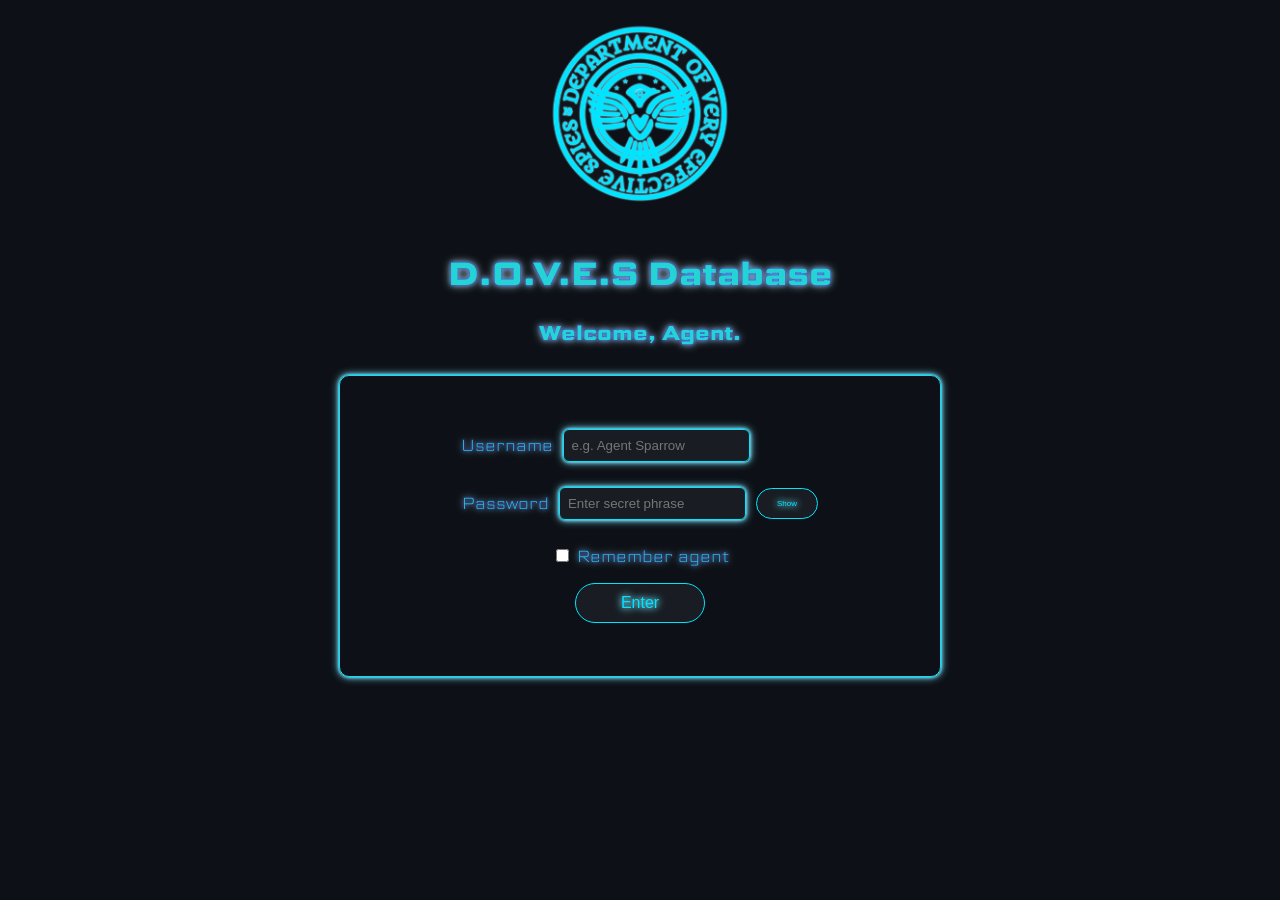
<file: SourceCode/frontend/index.html>
<!doctype html>
<html lang="en">
  <head>
    <meta charset="utf-8">
    <meta name="viewport" content="width=device-width, initial-scale=1">
    <link rel="stylesheet" href="css/style.css">
    <link href="link rel="preconnect href="https://fonts.googleapis.com">
    <link rel="preconnect" href="https://fonts.gstatic.com" crossorigin>
    <link href="https://fonts.googleapis.com/css2?family=Science+Gothic:wght@100..900&display=swap" rel="stylesheet">
    <title>Spy Database — Agent Login</title>
    <meta name="description" content="Agent login page for the Spy Database — kid-friendly, accessible login for classroom activity.">
  </head>

    <body>
      <div id= "welcome">
            <img src = "images/DOVE LOGO.png" alt = "The D.O.V.E.S logo" class = "logo">
            <h1>D.O.V.E.S Database</h1>
            <h2>Welcome, Agent.</h2>
        </div>

        <form id="loginForm" action="/login" method="POST" novalidate>
          <div id= "login">
            <div class="formRow">
              <label for="username">Username</label>
              <input id="username" name="username" type="text" inputmode="text" autocomplete="username" placeholder="e.g. Agent Sparrow" required minlength="3" aria-describedby="codenameHelp">
              <span class="placeholder"></span>
            </div>
            <div class ="formRow">
              <label for="password">Password</label>
              <input id="password" name="password" type="password" autocomplete="current-password" placeholder="Enter secret phrase" required minlength="6" class="grow" aria-describedby="secretHelp">
              <button type="button" id="showPassword" aria-pressed="false" aria-label="Show or hide secret">Show</button>
            </div>
          

            <div class="meta">
              <label class="remember"><input id="remember" name="remember" type="checkbox"> Remember agent</label>
              <div class="error" id="errorMsg" role="status" aria-live="polite"></div>
            </div>

            <div class="button-row">
              <button type="submit" class="btn">Enter</button>
            </div>
          </div>
        </form>
      <script src="js/loginScript.js"></script>
  </body>
</html>
</file>
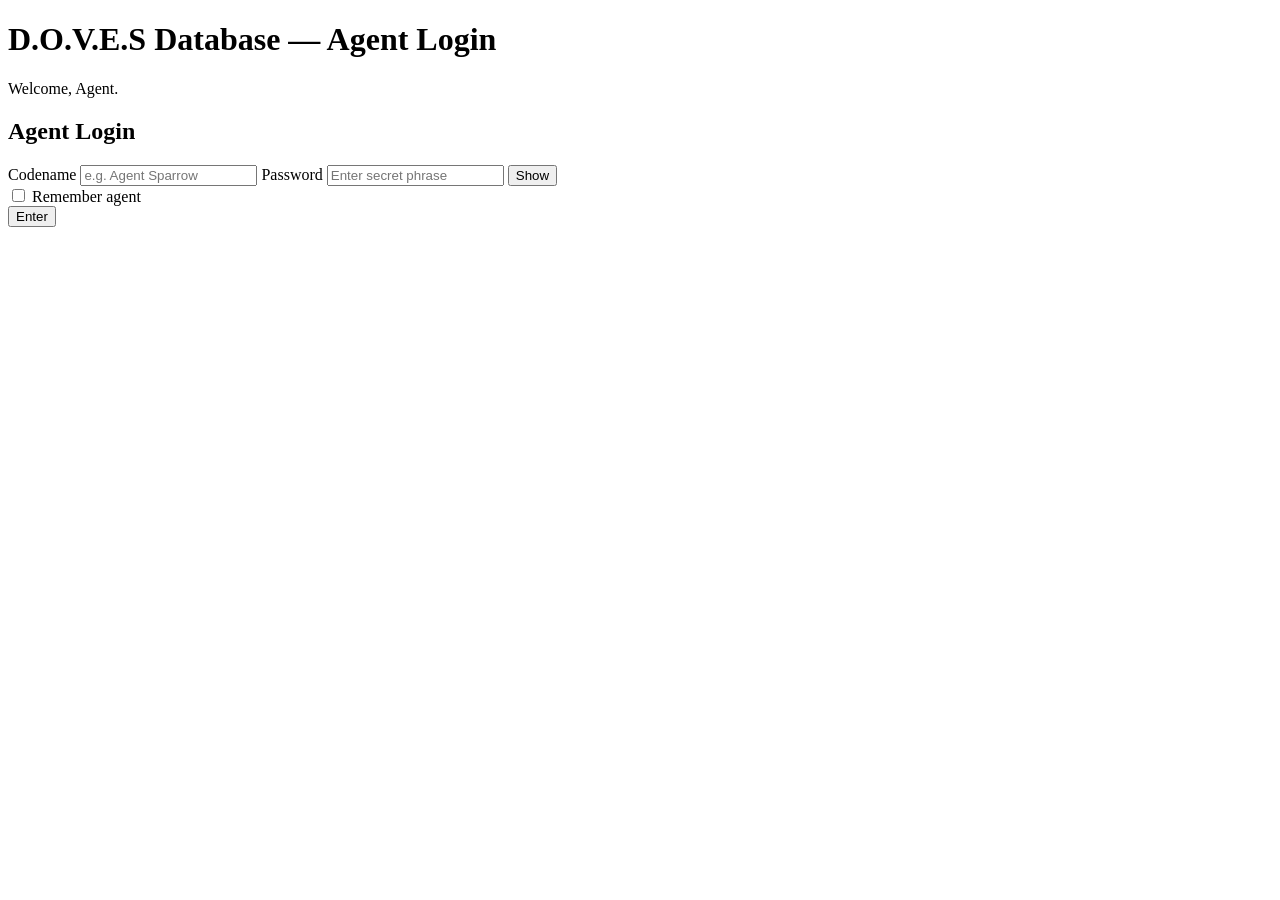
<file: HTML/Login Page.html>
<!doctype html>
<html lang="en">
  <head>
    <meta charset="utf-8">
    <meta name="viewport" content="width=device-width, initial-scale=1">
    <title>Spy Database — Agent Login</title>
    <meta name="description" content="Agent login page for the Spy Database — kid-friendly, accessible login for classroom activity.">
  </head>
    <body>
        <div id= "welcome">
            <h1 id="agent login">D.O.V.E.S Database — Agent Login</h1>
            <p class="lead">Welcome, Agent.</p>
        </div>

      <aside class="panel-right" aria-labelledby="login-title">
        <h2 id="login-title">Agent Login</h2>
        <form id="loginForm" action="/login" method="POST" novalidate>
          <div id= "login">
            <label for="codename">Codename</label>
            <input id="codename" name="codename" type="text" inputmode="text" autocomplete="username" placeholder="e.g. Agent Sparrow" required minlength="3" aria-describedby="codenameHelp">
            <label for="secret">Password</label>
              <input id="secret" name="password" type="password" autocomplete="current-password" placeholder="Enter secret phrase" required minlength="6" class="grow" aria-describedby="secretHelp">
              <button type="button" id="togglePass" class="btn secondary" aria-pressed="false" aria-label="Show or hide secret">Show</button>
            </div>
          </div>
          <div class="meta">
            <label class="remember"><input id="remember" name="remember" type="checkbox"> Remember agent</label>
            <div class="error" id="errorMsg" role="status" aria-live="polite"></div>
          </div>

          <div class="button-row">
            <button type="submit" class="btn">Enter</button>
          </div>
        </form>
      </aside>
    </main>
  </body>
</html>
</file>
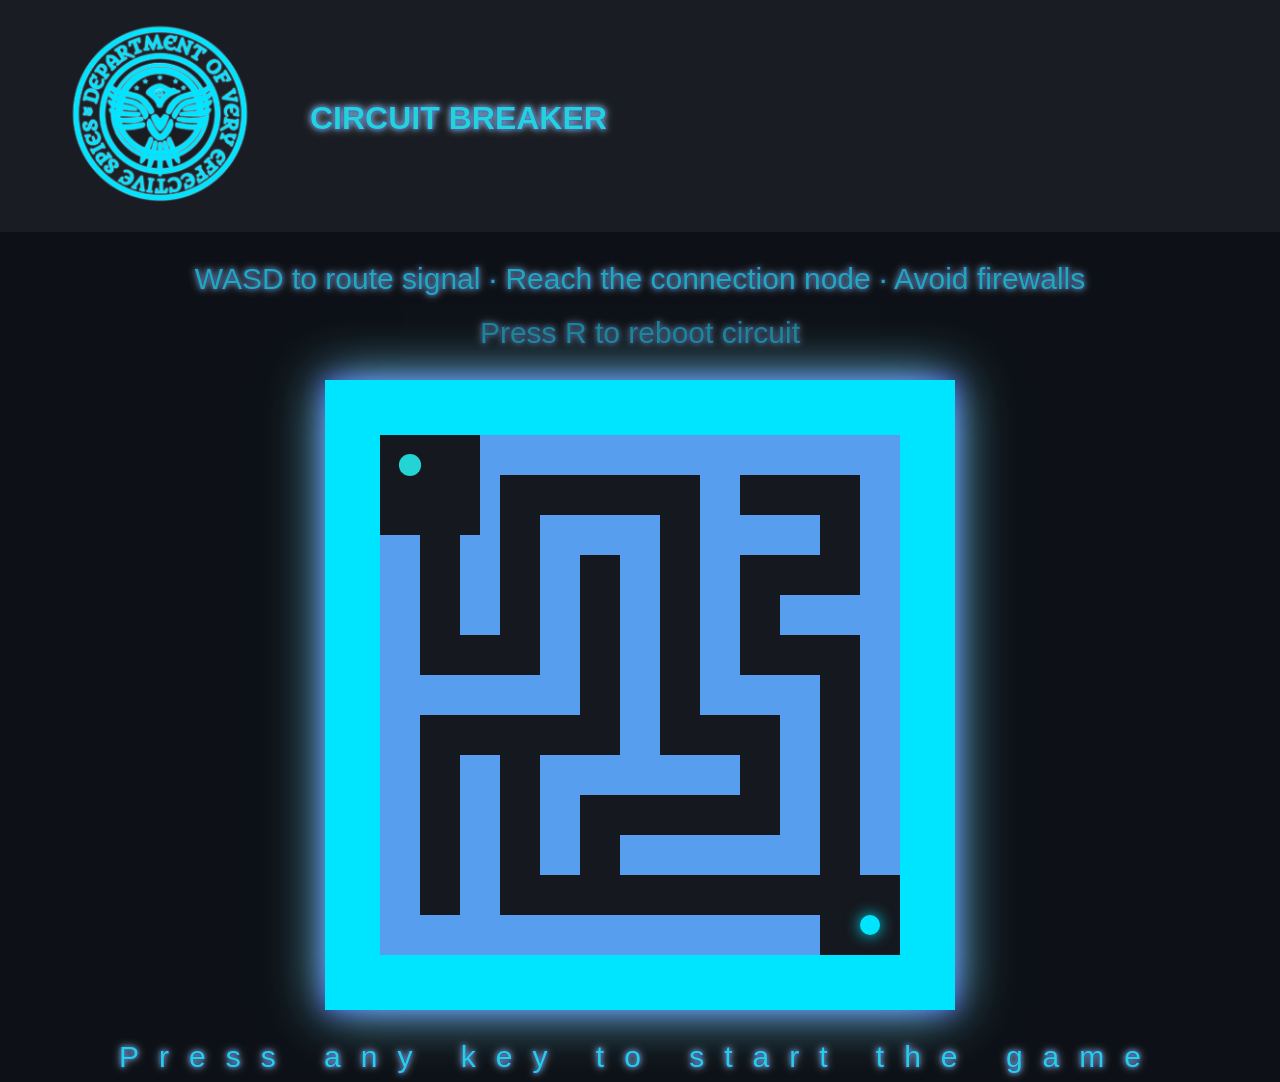
<file: SourceCode/circuitBreaker.html>
<!doctype html>
<html lang="en">

<head>
    <meta charset="utf-8">
    <title>Circuit Breaker — D.O.V.E.S</title>
    <meta name="viewport" content="width=device-width, initial-scale=1">
    <link rel="stylesheet" href="style.css">

    <style>
        #gameContainer {
            display: flex;
            flex-direction: column;
            align-items: center;
        }

        #instructions {
            opacity: 0.8;
            margin-bottom: 20px;
            font-size: 30px;
        }

        #retryHint {
            opacity: 0.6;
            font-size: 30px;
            margin-bottom: 30px;
        }

        canvas {
            background-color: rgba(255, 255, 255, 0.03);
            border: 55px solid #00E5FF;
            box-shadow: 0 0 50px #7DE3FF, 0 0 20px #3b2cde;
        }

        #status {
            margin-top: 30px;
            font-size: 30px;
            letter-spacing: 20px;
        }
    </style>
</head>

<body>

    <div id="header">
        <img src="DOVE LOGO.png" alt="The D.O.V.E.S logo" class="logo">
        <h1 id="headerTitle">CIRCUIT BREAKER</h1>
    </div>

    <div id="gameContainer">

        <div id="instructions">
            WASD to route signal · Reach the connection node · Avoid firewalls
        </div>
        <div id="retryHint">
            Press R to reboot circuit
        </div>

        <canvas id="game" width="520" height="520"></canvas>

        <div id="status">Circuit offline</div>
    </div>

    <script>
        const canvas = document.getElementById("game");
        const ctx = canvas.getContext("2d");

        const tileSize = 20;
        const tiles = canvas.width / tileSize;

        let direction;
        let snake;
        let running;
        let paused = true;
        let walls;

        const goal = { x: tiles - 2, y: tiles - 2 };

        function generateMazeWalls() {
            const logicalWidth = Math.floor(tiles / 2);
            const logicalHeight = Math.floor(tiles / 2);

            const maze = Array.from({ length: logicalHeight }, () =>
                Array(logicalWidth).fill(true)
            );

            function shuffle(arr) {
                return arr.sort(() => Math.random() - 0.5);
            }

            function carve(x, y) {
                maze[y][x] = false;

                const dirs = shuffle([
                    [1, 0],
                    [-1, 0],
                    [0, 1],
                    [0, -1]
                ]);

                for (const [dx, dy] of dirs) {
                    const nx = x + dx * 2;
                    const ny = y + dy * 2;

                    if (
                        nx > 0 && ny > 0 &&
                        nx < logicalWidth - 1 &&
                        ny < logicalHeight - 1 &&
                        maze[ny][nx]
                    ) {
                        maze[y + dy][x + dx] = false;
                        carve(nx, ny);
                    }
                }
            }

            carve(1, 1);

            walls = [];

            for (let y = 0; y < logicalHeight; y++) {
                for (let x = 0; x < logicalWidth; x++) {
                    if (maze[y][x]) {
                        for (let dy = 0; dy < 2; dy++) {
                            for (let dx = 0; dx < 2; dx++) {
                                const wx = x * 2 + dx;
                                const wy = y * 2 + dy;

                                if (
                                    (wx <= 4 && wy <= 4) ||
                                    (Math.abs(wx - goal.x) <= 2 && Math.abs(wy - goal.y) <= 2)
                                ) continue;

                                walls.push({ x: wx, y: wy });
                            }
                        }
                    }
                }
            }
        }


        function resetGame() {
            direction = { x: 1, y: 0 };
            snake = [{ x: 1, y: 1 }];
            running = true;
            paused = true;
            generateMazeWalls();

            const status = document.getElementById("status");
            status.textContent = "Press any key to start the game";
            status.style.color = "#24d3d3";
        }

        function startGame() {
            if (!running) return;
            paused = false;
            const status = document.getElementById("status");
            status.textContent = "Circuit offline";
            status.style.color = "#24d3d3";
        }

        function drawWall(w) {
            ctx.fillStyle = "#589eef";
            ctx.fillRect(w.x * tileSize, w.y * tileSize, tileSize, tileSize);
        }

        function drawCircle(x, y, radius, color, glow = false) {
            ctx.beginPath();
            ctx.arc(
                x * tileSize + tileSize / 2,
                y * tileSize + tileSize / 2,
                radius,
                0,
                Math.PI * 2
            );
            ctx.fillStyle = color;

            if (glow) {
                ctx.shadowColor = color;
                ctx.shadowBlur = 15;
            }

            ctx.fill();
            ctx.shadowBlur = 0;
        }

        function draw() {
            ctx.clearRect(0, 0, canvas.width, canvas.height);

            walls.forEach(drawWall);
            drawCircle(goal.x, goal.y, tileSize / 2, "#00E5FF", true);

            snake.forEach((s, i) => {
                drawCircle(
                    s.x,
                    s.y,
                    tileSize / 1.8,
                    i === 0 ? "#24d3d3" : "#589eef"
                );
            });
        }

        function update() {
            if (!running) return;

            const head = {
                x: snake[0].x + direction.x,
                y: snake[0].y + direction.y
            };

            if (head.x < 0 || head.y < 0 || head.x >= tiles || head.y >= tiles) {
                endGame("Signal lost — out of bounds");
                return;
            }

            if (walls.some(w => w.x === head.x && w.y === head.y)) {
                endGame("Firewall breach detected");
                return;
            }

            snake.unshift(head);
            snake.pop();

            if (head.x === goal.x && head.y === goal.y) {
                endGame("Circuit complete — access granted", true);
            }
        }

        function endGame(message, win = false) {
            running = false;
            const status = document.getElementById("status");
            status.textContent = message;
            status.style.color = win ? "#00ffcc" : "#ff4d6d";
            
            // Redirect to main page after winning
            if (win) {
                setTimeout(() => {
                    window.location.href = 'Main page.html';
                }, 2000);
            }
        }

        document.addEventListener("keydown", e => {
            if (e.key === "r") {
                resetGame();
                return;
            }

            if (paused) {
                startGame();
                return;
            }

            if (!running) return;

            if (e.key === "w" && direction.y === 0) direction = { x: 0, y: -1 };
            if (e.key === "s" && direction.y === 0) direction = { x: 0, y: 1 };
            if (e.key === "a" && direction.x === 0) direction = { x: -1, y: 0 };
            if (e.key === "d" && direction.x === 0) direction = { x: 1, y: 0 };
        });

        resetGame();

        setInterval(() => {
            if (!paused) {
                update();
                draw();
            } else {
                draw();
            }
        }, 200);
    </script>

</body>

</html>
</file>
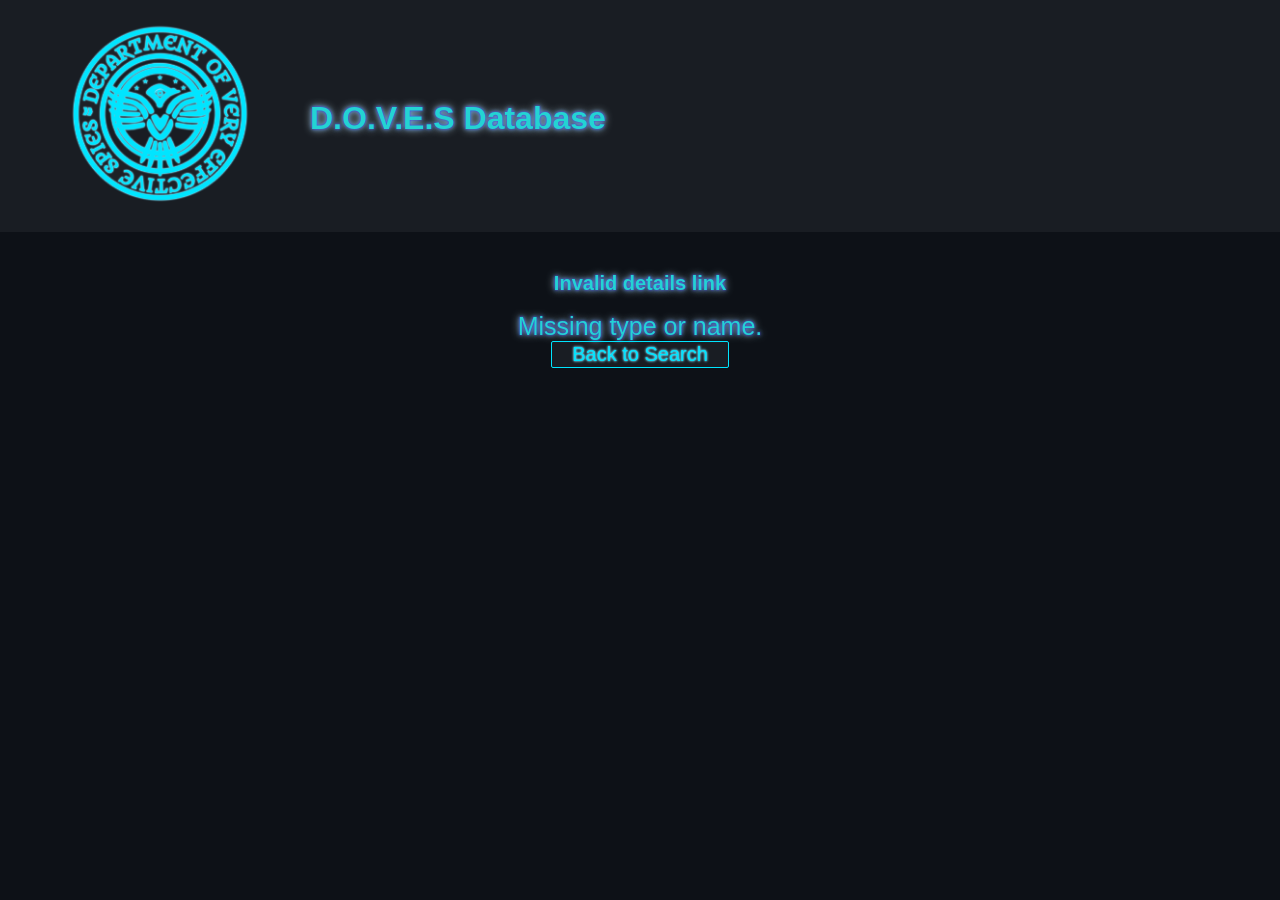
<file: SourceCode/Details.html>
<!doctype html>
<html lang="en">
  <head>
    <meta charset="utf-8">
    <meta name="viewport" content="width=device-width, initial-scale=1">
    <link rel="stylesheet" href="style.css">
    <title>D.O.V.E.S Database — Details</title>
  </head>
  <body>
    <div id="header">
      <img src="DOVE LOGO.png" alt="The D.O.V.E.S logo" class="logo">
      <h1 id="headerTitle">D.O.V.E.S Database</h1>
    </div>
    <div id="detailsContainer">
      <h2 id="detailsTitle">Loading...</h2>
      <div id="detailsContent"></div>
      <button id="backBtn">Back to Search</button>
    </div>
    <script src="detailsScript.js"></script>
  </body>
</html>
</file>
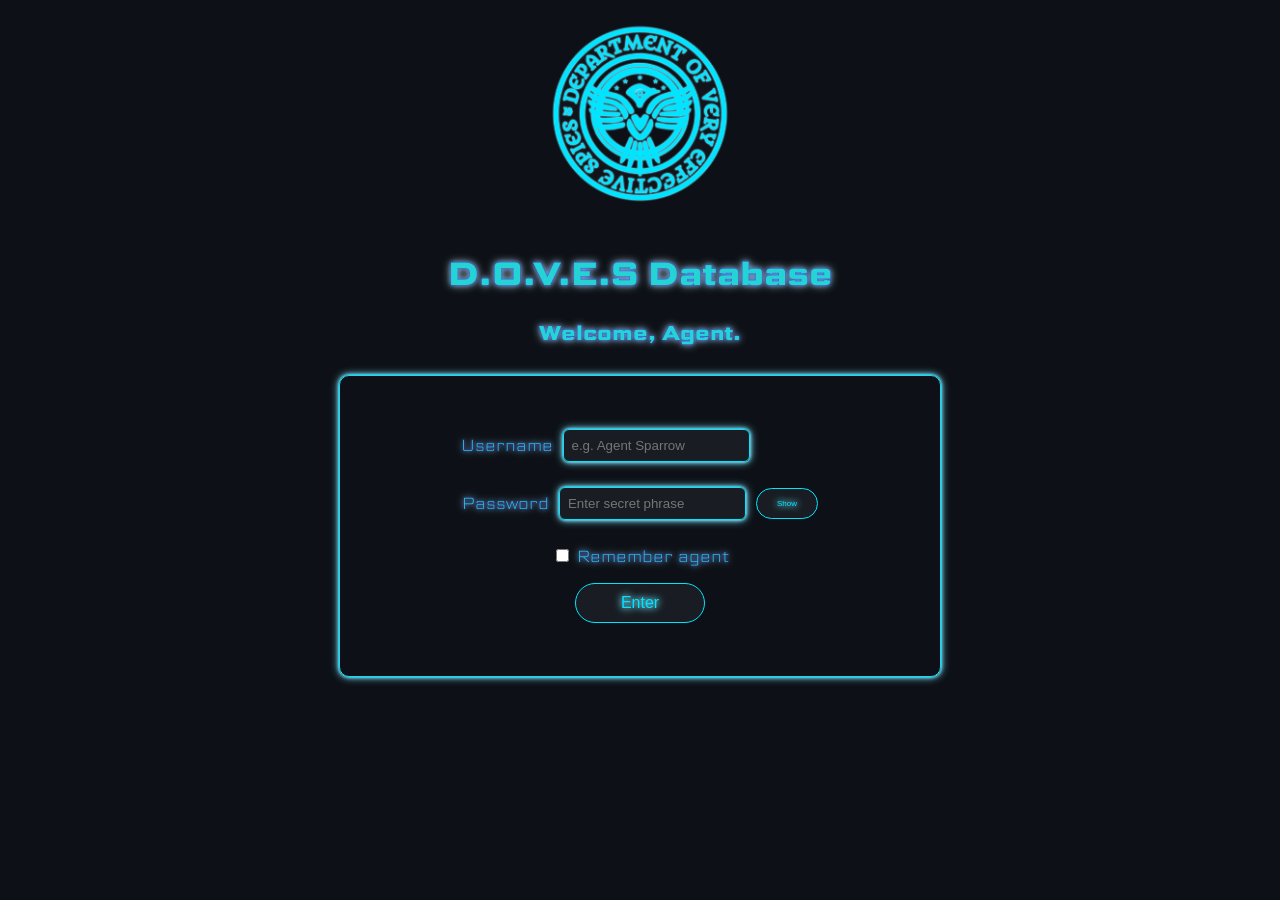
<file: SourceCode/Login Page.html>
<!doctype html>
<html lang="en">
  <head>
    <meta charset="utf-8">
    <meta name="viewport" content="width=device-width, initial-scale=1">
    <link rel="stylesheet" href="style.css">
    <link href="link rel="preconnect href="https://fonts.googleapis.com">
    <link rel="preconnect" href="https://fonts.gstatic.com" crossorigin>
    <link href="https://fonts.googleapis.com/css2?family=Science+Gothic:wght@100..900&display=swap" rel="stylesheet">
    <title>Spy Database — Agent Login</title>
    <meta name="description" content="Agent login page for the Spy Database — kid-friendly, accessible login for classroom activity.">
  </head>

    <body>
      <div id= "welcome">
            <img src = "DOVE LOGO.png" alt = "The D.O.V.E.S logo" class = "logo">
            <h1>D.O.V.E.S Database</h1>
            <h2>Welcome, Agent.</h2>
        </div>

        <form id="loginForm" action="/login" method="POST" novalidate>
          <div id= "login">
            <div class="formRow">
              <label for="username">Username</label>
              <input id="username" name="username" type="text" inputmode="text" autocomplete="username" placeholder="e.g. Agent Sparrow" required minlength="3" aria-describedby="codenameHelp">
              <span class="placeholder"></span>
            </div>
            <div class ="formRow">
              <label for="password">Password</label>
              <input id="password" name="password" type="password" autocomplete="current-password" placeholder="Enter secret phrase" required minlength="6" class="grow" aria-describedby="secretHelp">
              <button type="button" id="showPassword" aria-pressed="false" aria-label="Show or hide secret">Show</button>
            </div>
          

            <div class="meta">
              <label class="remember"><input id="remember" name="remember" type="checkbox"> Remember agent</label>
              <div class="error" id="errorMsg" role="status" aria-live="polite"></div>
            </div>

            <div class="button-row">
              <button type="submit" class="btn">Enter</button>
            </div>
          </div>
        </form>
      <script src="loginScript.js"></script>
  </body>
</html>
</file>
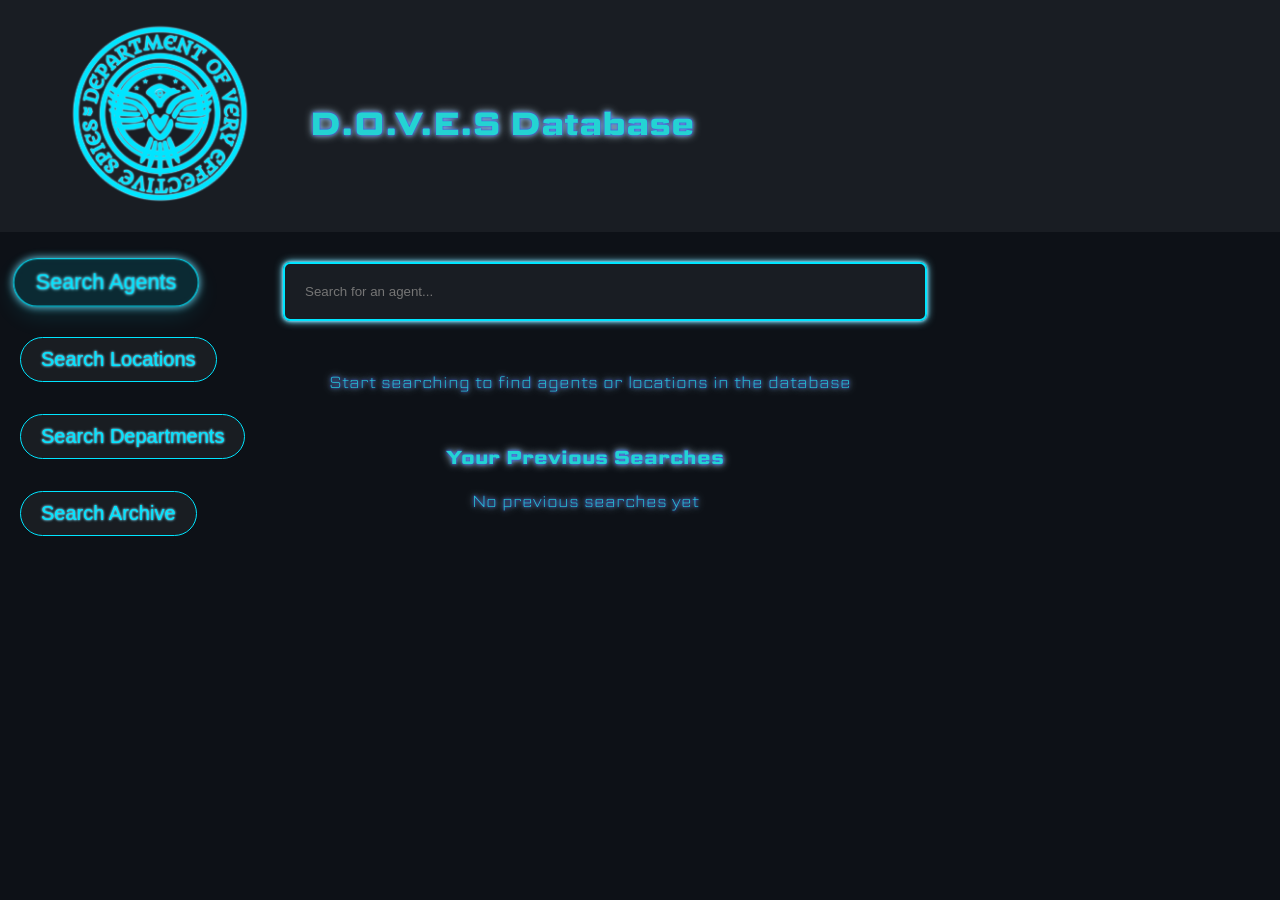
<file: SourceCode/Main page.html>
<!doctype html>
<html lang="en">
  <head>
    <meta charset="utf-8">
    <meta name="viewport" content="width=device-width, initial-scale=1">
    <link rel="stylesheet" href="style.css">
    <link rel="preconnect" href="https://fonts.googleapis.com">
    <link rel="preconnect" href="https://fonts.gstatic.com" crossorigin>
    <link href="https://fonts.googleapis.com/css2?family=Science+Gothic:wght@100..900&display=swap" rel="stylesheet">
    <title>D.O.V.E.S Database — Main</title>
    <meta name="description" content="Search agents and locations in the D.O.V.E.S database.">

  </head>

  <body>
    <!-- Header with Logo and Title -->
    <div id="header">
      <img src="DOVE LOGO.png" alt="The D.O.V.E.S logo" class="logo">
      <h1 id="headerTitle">D.O.V.E.S Database</h1>
    </div>

    <!-- Navigation Bar -->
    <div id="navbar">
      <button class="navBtn" data-type="agents">Search Agents</button>
      <button class="navBtn" data-type="locations">Search Locations</button>
      <button class="navBtn" data-type="deparments">Search Departments</button>
      <button class="navBtn" data-type="archives">Search Archive</button>
    </div>

    <!-- Search Container -->
    <div id="searchContainer">
      <input 
        type="text" 
        id="searchBar" 
        placeholder="Enter agent or location name..." 
        aria-label="Search database"
      >
    </div>

    <!-- Main Content Area -->
    <div id="mainContent">
      <div id="searchResults" class="contentSection active">
        <p>Start searching to find agents or locations in the database</p>
      </div>
    </div>

    <!-- Previous Searches Section -->
    <div id="previousSearches">
      <h3>Your Previous Searches</h3>
      <div id="searchHistory" class="searchHistoryContainer">
        <div id="emptyState">No previous searches yet</div>
      </div>
    </div>
    <script src="script.js"></script>
  </body>
</html>
</file>
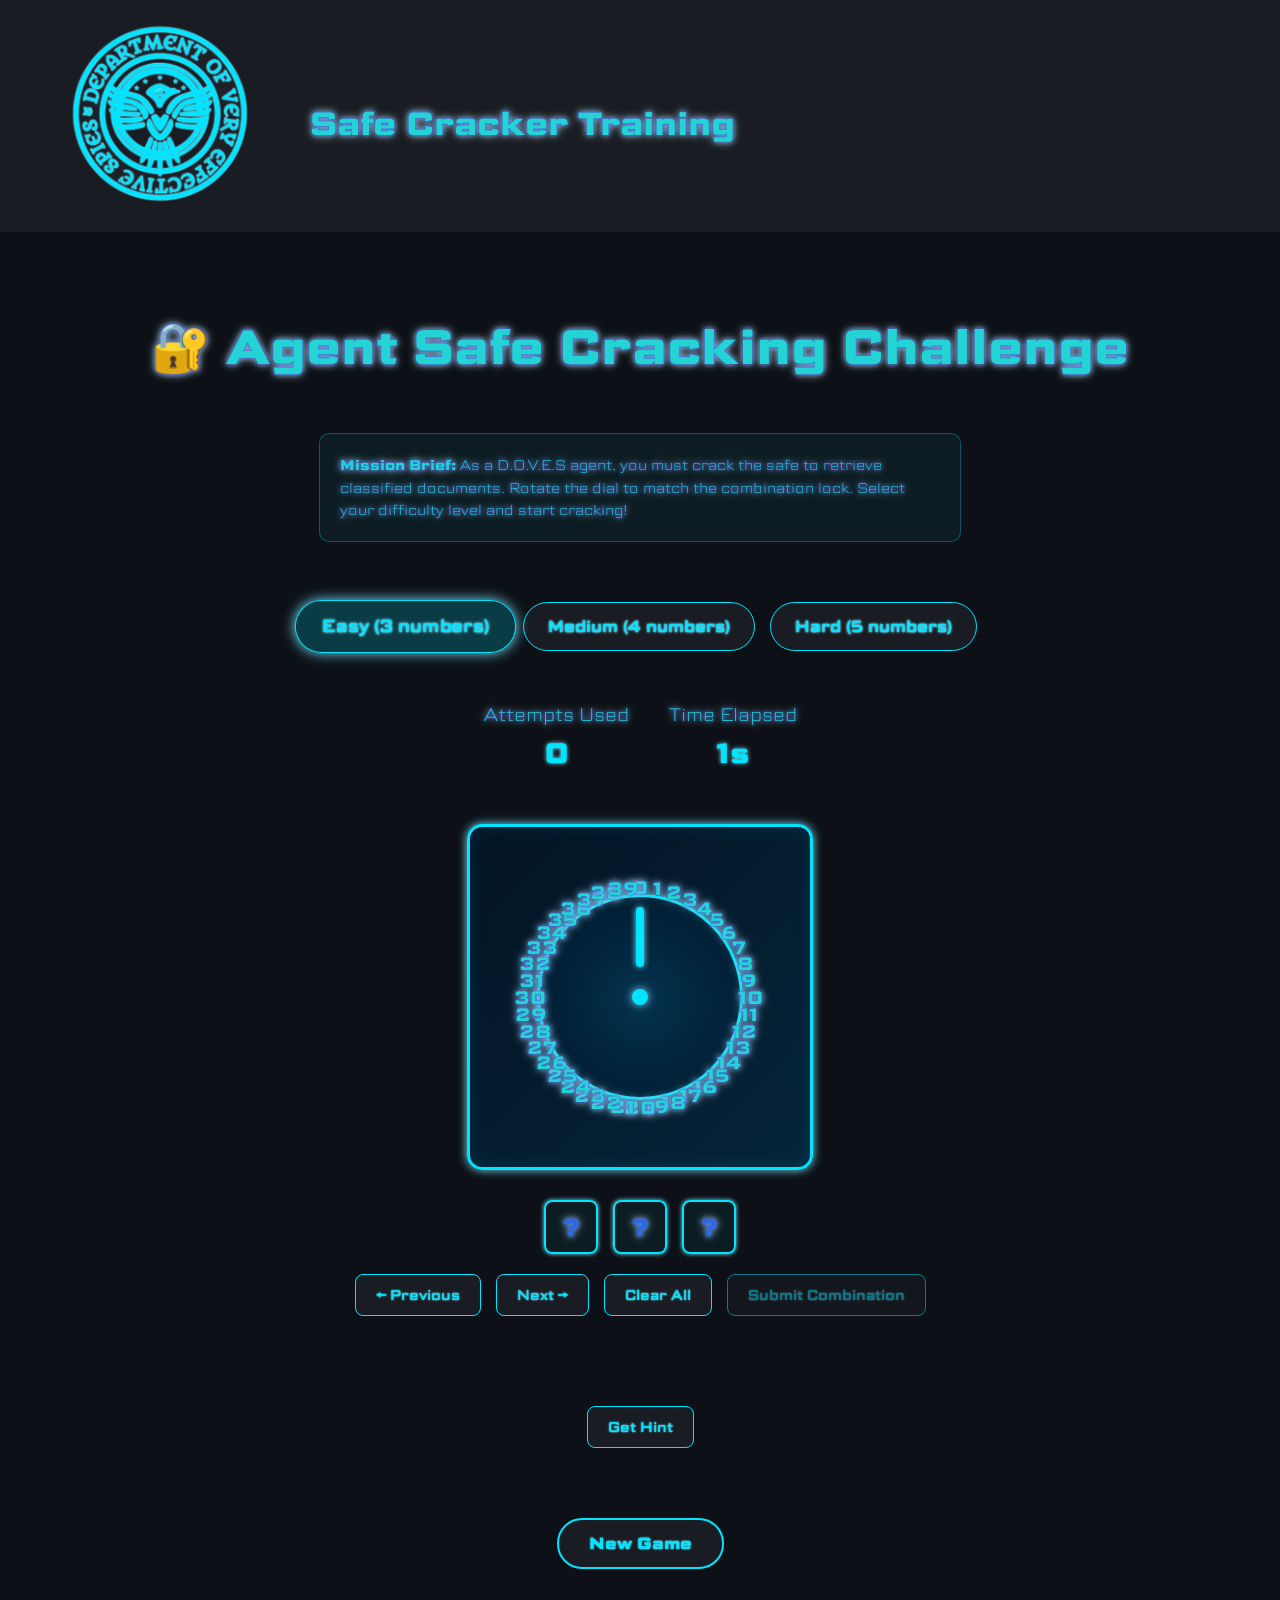
<file: SourceCode/safecracker.html>
<!DOCTYPE html>
<html lang="en">
<head>
    <meta charset="utf-8">
    <meta name="viewport" content="width=device-width, initial-scale=1">
    <link rel="stylesheet" href="style.css">
    <link rel="preconnect" href="https://fonts.googleapis.com">
    <link rel="preconnect" href="https://fonts.gstatic.com" crossorigin>
    <link href="https://fonts.googleapis.com/css2?family=Science+Gothic:wght@100..900&display=swap" rel="stylesheet">
    <title>Safe Cracker - D.O.V.E.S Agent Training</title>
    <style>
        .safe-game-container {
            display: flex;
            flex-direction: column;
            align-items: center;
            justify-content: center;
            padding: 40px 20px;
            gap: 30px;
        }

        .game-title {
            font-size: 48px;
            margin-bottom: 20px;
            text-align: center;
            text-shadow: 0 0 2px #3b2cde, 0 0 4px #589eef, 0 0 8px #bcd5db;
        }

        .difficulty-selection {
            display: flex;
            gap: 15px;
            justify-content: center;
            flex-wrap: wrap;
            margin-bottom: 20px;
        }

        .difficulty-btn {
            padding: 12px 24px;
            background-color: rgba(255, 255, 255, 0.05);
            color: #00E5FF;
            text-shadow: 0 0 2px #7DE3FF, 0 0 3px #7DE3FF;
            border: 1px solid #00E5FF;
            border-radius: 25px;
            cursor: pointer;
            font-size: 16px;
            transition: all 160ms ease;
            font-family: "Science Gothic", sans-serif;
        }

        .difficulty-btn:hover {
            transform: scale(1.05);
            box-shadow: 0 0 6px #7DE3FF;
        }

        .difficulty-btn.active {
            background-color: rgba(0, 229, 255, 0.2);
            box-shadow: 0 0 12px #7DE3FF;
            transform: scale(1.08);
        }

        .safe-display {
            display: flex;
            flex-direction: column;
            align-items: center;
            gap: 30px;
            margin-bottom: 30px;
        }

        .safe-visual {
            width: 300px;
            height: 300px;
            border: 3px solid #00E5FF;
            border-radius: 15px;
            background: linear-gradient(135deg, rgba(0, 20, 40, 0.8), rgba(0, 50, 80, 0.6));
            box-shadow: 
                0 0 10px #7DE3FF,
                inset 0 0 20px rgba(0, 229, 255, 0.1);
            display: flex;
            flex-direction: column;
            align-items: center;
            justify-content: center;
            gap: 20px;
            padding: 20px;
        }

        .dial-container {
            position: relative;
            width: 200px;
            height: 200px;
            border: 3px solid #00E5FF;
            border-radius: 50%;
            background: radial-gradient(circle, rgba(0, 100, 150, 0.3), rgba(0, 20, 40, 0.7));
            display: flex;
            align-items: center;
            justify-content: center;
            box-shadow: 
                0 0 8px #7DE3FF,
                inset 0 0 15px rgba(0, 229, 255, 0.1);
        }

        .dial-numbers {
            position: absolute;
            width: 100%;
            height: 100%;
            display: flex;
            align-items: center;
            justify-content: center;
        }

        .dial-number {
            position: absolute;
            font-size: 18px;
            font-weight: bold;
            width: 80px;
            height: 80px;
            display: flex;
            align-items: center;
            justify-content: center;
        }

        .dial-pointer {
            position: absolute;
            width: 8px;
            height: 60px;
            background-color: #00E5FF;
            border-radius: 4px;
            top: 10px;
            box-shadow: 0 0 6px #7DE3FF;
            z-index: 10;
        }

        .dial-center {
            width: 16px;
            height: 16px;
            background-color: #00E5FF;
            border-radius: 50%;
            z-index: 11;
            box-shadow: 0 0 8px #7DE3FF;
        }

        .input-section {
            display: flex;
            flex-direction: column;
            align-items: center;
            gap: 20px;
        }

        .combination-display {
            display: flex;
            gap: 15px;
            justify-content: center;
        }

        .number-slot {
            width: 50px;
            height: 50px;
            border: 2px solid #00E5FF;
            border-radius: 8px;
            display: flex;
            align-items: center;
            justify-content: center;
            font-size: 24px;
            font-weight: bold;
            background-color: rgba(0, 229, 255, 0.05);
            box-shadow: 0 0 4px #7DE3FF;
            min-width: 50px;
        }

        .number-slot.empty {
            color: rgba(0, 229, 255, 0.3);
        }

        .number-slot.filled {
            color: #00E5FF;
            text-shadow: 0 0 4px #7DE3FF;
        }

        .controls {
            display: flex;
            gap: 15px;
            flex-wrap: wrap;
            justify-content: center;
        }

        .control-btn {
            padding: 10px 20px;
            background-color: rgba(255, 255, 255, 0.05);
            color: #00E5FF;
            text-shadow: 0 0 2px #7DE3FF;
            border: 1px solid #00E5FF;
            border-radius: 8px;
            cursor: pointer;
            font-size: 14px;
            transition: all 160ms ease;
            font-family: "Science Gothic", sans-serif;
        }

        .control-btn:hover {
            background-color: rgba(0, 229, 255, 0.1);
            box-shadow: 0 0 6px #7DE3FF;
        }

        .control-btn:disabled {
            opacity: 0.5;
            cursor: not-allowed;
        }

        .game-status {
            text-align: center;
            font-size: 20px;
            min-height: 30px;
            text-shadow: 0 0 2px #3b2cde, 0 0 4px #589eef;
        }

        .game-status.success {
            color: #00FF00;
            text-shadow: 0 0 2px #00FF00, 0 0 4px #00FF00;
            font-size: 28px;
            font-weight: bold;
        }

        .game-status.error {
            color: #FF0040;
            text-shadow: 0 0 2px #FF0040, 0 0 4px #FF0040;
        }

        .game-stats {
            display: flex;
            gap: 40px;
            justify-content: center;
            font-size: 18px;
            margin-bottom: 20px;
            flex-wrap: wrap;
        }

        .stat {
            display: flex;
            flex-direction: column;
            align-items: center;
            gap: 5px;
        }

        .stat-value {
            font-size: 28px;
            font-weight: bold;
            color: #00E5FF;
            text-shadow: 0 0 4px #7DE3FF;
        }

        .reset-btn {
            padding: 12px 30px;
            background-color: rgba(255, 255, 255, 0.05);
            color: #00E5FF;
            text-shadow: 0 0 2px #7DE3FF;
            border: 2px solid #00E5FF;
            border-radius: 25px;
            cursor: pointer;
            font-size: 16px;
            transition: all 160ms ease;
            font-family: "Science Gothic", sans-serif;
            font-weight: bold;
        }

        .reset-btn:hover {
            background-color: rgba(0, 229, 255, 0.15);
            box-shadow: 0 0 12px #7DE3FF;
            transform: scale(1.05);
        }

        .hint-section {
            text-align: center;
            font-size: 16px;
            color: rgba(0, 229, 255, 0.8);
            margin-top: 20px;
        }

        .hint-text {
            color: #FFD700;
            text-shadow: 0 0 4px #FFD700;
            margin-top: 10px;
            font-style: italic;
        }

        .instructions {
            background-color: rgba(0, 229, 255, 0.05);
            border: 1px solid rgba(0, 229, 255, 0.3);
            border-radius: 10px;
            padding: 20px;
            margin-bottom: 30px;
            max-width: 600px;
            font-size: 14px;
            line-height: 1.6;
        }
    </style>
</head>
<body>
    <div id="header">
        <img src="DOVE LOGO.png" alt="The D.O.V.E.S logo" class="logo">
        <h1 id="headerTitle">Safe Cracker Training</h1>
    </div>

    <div class="safe-game-container">
        <h2 class="game-title">🔐 Agent Safe Cracking Challenge</h2>

        <div class="instructions">
            <strong>Mission Brief:</strong> As a D.O.V.E.S agent, you must crack the safe to retrieve classified documents. 
            Rotate the dial to match the combination lock. Select your difficulty level and start cracking!
        </div>

        <div class="difficulty-selection">
            <button class="difficulty-btn active" data-difficulty="easy">Easy (3 numbers)</button>
            <button class="difficulty-btn" data-difficulty="medium">Medium (4 numbers)</button>
            <button class="difficulty-btn" data-difficulty="hard">Hard (5 numbers)</button>
        </div>

        <div class="game-stats">
            <div class="stat">
                <span>Attempts Used</span>
                <span class="stat-value" id="attemptCount">0</span>
            </div>
            <div class="stat">
                <span>Time Elapsed</span>
                <span class="stat-value" id="timerDisplay">0s</span>
            </div>
        </div>

        <div class="safe-display">
            <div class="safe-visual">
                <div class="dial-container" id="dialContainer">
                    <div class="dial-numbers" id="dialNumbers"></div>
                    <div class="dial-pointer"></div>
                    <div class="dial-center"></div>
                </div>
            </div>

            <div class="input-section">
                <div class="combination-display" id="combinationDisplay"></div>

                <div class="controls">
                    <button class="control-btn" id="prevBtn">← Previous</button>
                    <button class="control-btn" id="nextBtn">Next →</button>
                    <button class="control-btn" id="clearBtn">Clear All</button>
                    <button class="control-btn" id="submitBtn" disabled>Submit Combination</button>
                </div>

                <div class="game-status" id="gameStatus"></div>

                <div class="hint-section">
                    <button class="control-btn" id="hintBtn">Get Hint</button>
                    <div class="hint-text" id="hintText"></div>
                </div>
            </div>
        </div>

        <button class="reset-btn" id="newGameBtn">New Game</button>
    </div>

    <script>
        class SafeCracker {
            constructor() {
                this.currentDifficulty = 'easy';
                this.targetCombination = [];
                this.userCombination = [];
                this.currentDialIndex = 0;
                this.attempts = 0;
                this.hintUsed = false;
                this.startTime = null;
                this.timerInterval = null;
                this.dialRotation = 0;
                this.gameWon = false;

                this.init();
            }

            init() {
                this.setupEventListeners();
                this.generateNewCombination();
                this.renderCombinationDisplay();
                this.updateDialNumbers();
                this.startTimer();
            }

            setupEventListeners() {
                document.querySelectorAll('.difficulty-btn').forEach(btn => {
                    btn.addEventListener('click', (e) => this.changeDifficulty(e.target.dataset.difficulty));
                });

                document.getElementById('nextBtn').addEventListener('click', () => this.rotateDialClockwise());
                document.getElementById('prevBtn').addEventListener('click', () => this.rotateDialCounterClockwise());
                document.getElementById('clearBtn').addEventListener('click', () => this.clearCombination());
                document.getElementById('submitBtn').addEventListener('click', () => this.submitCombination());
                document.getElementById('hintBtn').addEventListener('click', () => this.giveHint());
                document.getElementById('newGameBtn').addEventListener('click', () => this.newGame());

                // Keyboard support
                document.addEventListener('keydown', (e) => {
                    if (this.gameWon) return;
                    if (e.key === 'ArrowRight') this.rotateDialCounterClockwise();
                    if (e.key === 'ArrowLeft') this.rotateDialClockwise();
                    if (e.key === 'Enter') this.submitCombination();
                    if (e.key === ' ') {
                        e.preventDefault();
                        this.selectNumber();
                    }
                });
            }

            changeDifficulty(difficulty) {
                if (this.gameWon) return;
                this.currentDifficulty = difficulty;
                document.querySelectorAll('.difficulty-btn').forEach(btn => {
                    btn.classList.remove('active');
                });
                event.target.classList.add('active');
                this.newGame();
            }

            getDifficultyLength() {
                const lengths = { easy: 3, medium: 4, hard: 5 };
                return lengths[this.currentDifficulty];
            }

            generateNewCombination() {
                const length = this.getDifficultyLength();
                this.targetCombination = [];
                for (let i = 0; i < length; i++) {
                    this.targetCombination.push(Math.floor(Math.random() * 40));
                }
                this.userCombination = [];
                this.currentDialIndex = 0;
                this.hintUsed = 0;
                this.attempts = 0;
                this.updateAttemptDisplay();
            }

            updateDialNumbers() {
                const dialNumbers = document.getElementById('dialNumbers');
                dialNumbers.innerHTML = '';
                
                for (let i = 0; i < 40; i++) {
                    const angle = (i * 9) - 90; // 360/40 = 9 degrees per number
                    const radius = 110;
                    const x = radius * Math.cos(angle * Math.PI / 180);
                    const y = radius * Math.sin(angle * Math.PI / 180);

                    const numberEl = document.createElement('div');
                    numberEl.className = 'dial-number';
                    numberEl.textContent = i;
                    numberEl.style.transform = `translate(${x}px, ${y}px)`;
                    dialNumbers.appendChild(numberEl);
                }
            }

            rotateDialClockwise() {
                if (this.gameWon) return;
                this.dialRotation = (this.dialRotation + 9) % 360;
                this.updateDialDisplay();
            }

            rotateDialCounterClockwise() {
                if (this.gameWon) return;
                this.dialRotation = (this.dialRotation - 9 + 360) % 360;
                this.updateDialDisplay();
            }

            updateDialDisplay() {
                const dialNumbers = document.getElementById('dialNumbers');
                dialNumbers.style.transform = `rotate(${this.dialRotation}deg)`;

                const currentNumber = (40 - (Math.round(this.dialRotation / 9) % 40)) % 40;
                document.getElementById('dialContainer').style.boxShadow = 
                    `0 0 8px #7DE3FF, inset 0 0 15px rgba(0, 229, 255, 0.1), 0 0 20px rgba(0, 229, 255, 0.3)`;
            }

            selectNumber() {
                const currentNumber = (40 - (Math.round(this.dialRotation / 9) % 40)) % 40;
                
                if (this.userCombination.length < this.getDifficultyLength()) {
                    this.userCombination.push(currentNumber);
                    this.renderCombinationDisplay();
                    this.clearGameStatus();
                    
                    // Auto-focus to next position
                    if (this.userCombination.length < this.getDifficultyLength()) {
                        this.currentDialIndex = this.userCombination.length;
                    }
                }
                
                if (this.userCombination.length === this.getDifficultyLength()) {
                    document.getElementById('submitBtn').disabled = false;
                }
            }

            renderCombinationDisplay() {
                const display = document.getElementById('combinationDisplay');
                display.innerHTML = '';
                const length = this.getDifficultyLength();

                for (let i = 0; i < length; i++) {
                    const slot = document.createElement('div');
                    slot.className = 'number-slot';
                    
                    if (i < this.userCombination.length) {
                        slot.textContent = String(this.userCombination[i]).padStart(2, '0');
                        slot.classList.add('filled');
                    } else {
                        slot.textContent = '?';
                        slot.classList.add('empty');
                    }
                    
                    display.appendChild(slot);
                }
            }

            submitCombination() {
                if (this.userCombination.length !== this.getDifficultyLength()) {
                    this.showStatus('Please enter all numbers first!', 'error');
                    return;
                }

                this.attempts++;
                this.updateAttemptDisplay();

                if (this.combinationsMatch()) {
                    this.winGame();
                } else {
                    const correctPositions = this.userCombination.filter((num, idx) => num === this.targetCombination[idx]).length;
                    const correctNumbers = this.userCombination.filter(num => this.targetCombination.includes(num)).length;
                    
                    let feedback = `❌ Not quite! `;
                    if (correctPositions > 0) {
                        feedback += `${correctPositions} correct position${correctPositions !== 1 ? 's' : ''}. `;
                    }
                    if (correctNumbers > correctPositions) {
                        feedback += `${correctNumbers - correctPositions} correct number${correctNumbers - correctPositions !== 1 ? 's' : ''} (wrong position).`;
                    }
                    if (correctPositions === 0 && correctNumbers === 0) {
                        feedback += 'No correct numbers. Keep trying!';
                    }
                    
                    this.showStatus(feedback, 'error');
                    this.userCombination = [];
                    this.renderCombinationDisplay();
                    document.getElementById('submitBtn').disabled = true;
                }
            }

            combinationsMatch() {
                return this.userCombination.every((num, idx) => num === this.targetCombination[idx]);
            }

            clearCombination() {
                this.userCombination = [];
                this.currentDialIndex = 0;
                this.dialRotation = 0;
                this.renderCombinationDisplay();
                this.updateDialDisplay();
                this.clearGameStatus();
                document.getElementById('submitBtn').disabled = true;
            }

            giveHint() {
                if (this.hintUsed > 2) {
                    this.showStatus('No more hints available!', 'error');
                    return;
                }

                this.hintUsed++;
                let hint = '';
                
                if (this.hintUsed === 1) {
                    hint = `🔍 First number: ${String(this.targetCombination[0]).padStart(2, '0')}`;
                } else if (this.hintUsed === 2) {
                    if (this.getDifficultyLength() > 1) {
                        hint = `🔍 First number: ${String(this.targetCombination[0]).padStart(2, '0')} | Second number: ${String(this.targetCombination[1]).padStart(2, '0')}`;
                    } else {
                        hint = `🔍 That's all the numbers!`;
                    }
                } else {
                    if (this.getDifficultyLength() === 3) {
                        hint = `🔍 Complete combination: ${this.targetCombination.map(n => String(n).padStart(2, '0')).join(' - ')}`;
                    } else {
                        hint = `🔍 No more hints!`;
                    }
                }
                
                document.getElementById('hintText').textContent = hint;
                document.getElementById('hintBtn').textContent = `Get Hint (${3 - this.hintUsed} left)`;
            }

            winGame() {
                this.gameWon = true;
                clearInterval(this.timerInterval);
                const timeElapsed = Math.floor((Date.now() - this.startTime) / 1000);
                
                const statusEl = document.getElementById('gameStatus');
                statusEl.classList.add('success');
                statusEl.textContent = `🎉 SAFE CRACKED! Mission Complete! Attempts: ${this.attempts} | Time: ${timeElapsed}s`;
                
                // Disable all controls
                document.getElementById('nextBtn').disabled = true;
                document.getElementById('prevBtn').disabled = true;
                document.getElementById('clearBtn').disabled = true;
                document.getElementById('submitBtn').disabled = true;
            }

            newGame() {
                this.gameWon = false;
                clearInterval(this.timerInterval);
                this.startTime = null;
                this.generateNewCombination();
                this.dialRotation = 0;
                this.clearGameStatus();
                this.renderCombinationDisplay();
                this.updateDialDisplay();
                document.getElementById('nextBtn').disabled = false;
                document.getElementById('prevBtn').disabled = false;
                document.getElementById('clearBtn').disabled = false;
                document.getElementById('hintBtn').disabled = false;
                document.getElementById('hintText').textContent = '';
                this.startTimer();
            }

            startTimer() {
                this.startTime = Date.now();
                this.timerInterval = setInterval(() => {
                    const elapsed = Math.floor((Date.now() - this.startTime) / 1000);
                    document.getElementById('timerDisplay').textContent = elapsed + 's';
                }, 100);
            }

            updateAttemptDisplay() {
                document.getElementById('attemptCount').textContent = this.attempts;
            }

            showStatus(message, type) {
                const statusEl = document.getElementById('gameStatus');
                statusEl.textContent = message;
                statusEl.className = 'game-status ' + type;
            }

            clearGameStatus() {
                const statusEl = document.getElementById('gameStatus');
                statusEl.textContent = '';
                statusEl.className = 'game-status';
            }
        }

        // Start the game when page loads
        document.addEventListener('DOMContentLoaded', () => {
            new SafeCracker();
        });
    </script>
</body>
</html>
</file>
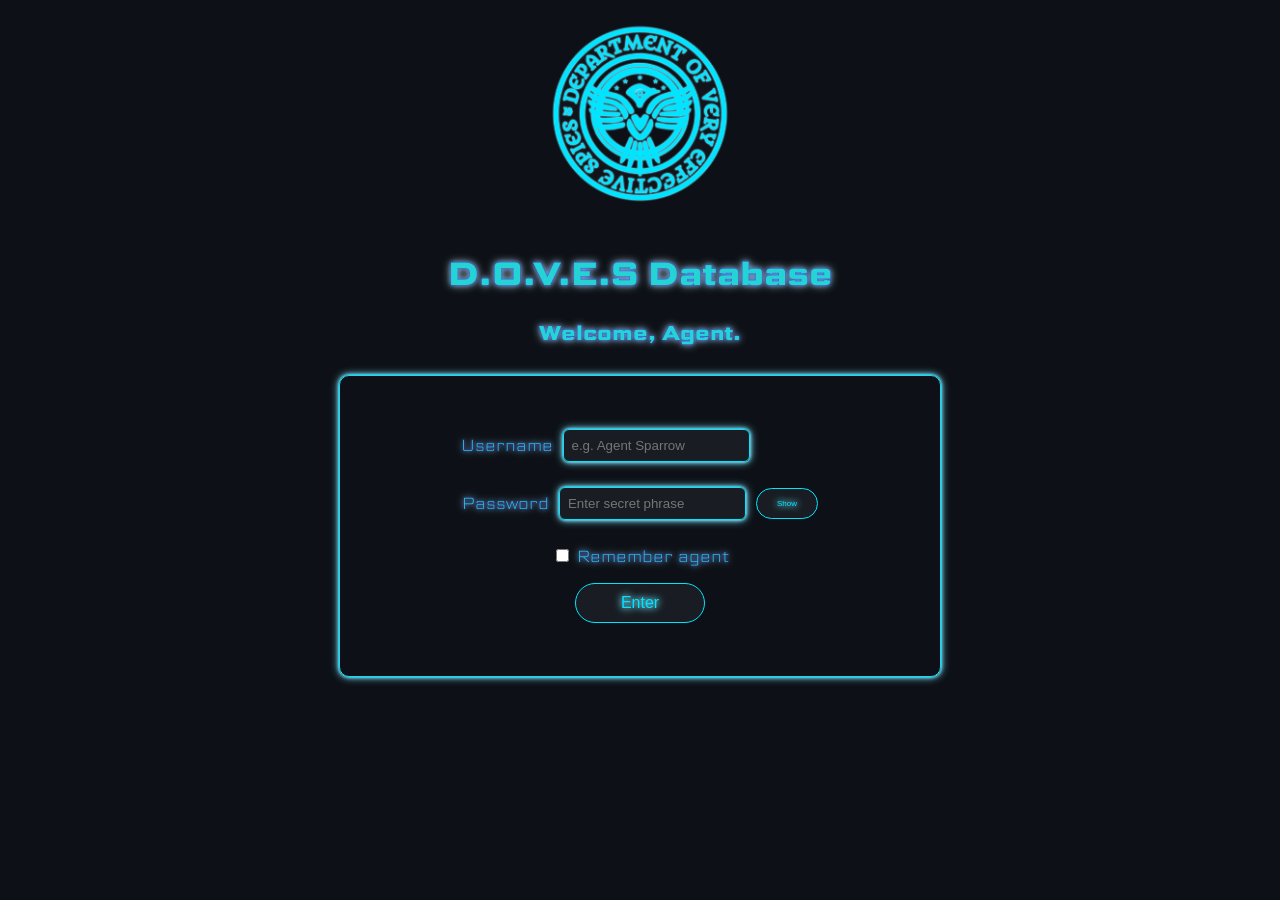
<file: SourceCode/frontend/Admin Panel.html>
<!doctype html>
<html lang="en">
  <head>
    <meta charset="utf-8">
    <meta name="viewport" content="width=device-width, initial-scale=1">
    <link rel="stylesheet" href="css/style.css">
    <link rel="preconnect" href="https://fonts.googleapis.com">
    <link rel="preconnect" href="https://fonts.gstatic.com" crossorigin>
    <link href="https://fonts.googleapis.com/css2?family=Science+Gothic:wght@100..900&display=swap" rel="stylesheet">
    <title>D.O.V.E.S Database — Main</title>
    <meta name="description" content="Search agents and locations in the D.O.V.E.S database.">

  </head>

  <body>
    <script>
      (function () {
        var user = JSON.parse(localStorage.getItem('doveUser'));
        if (!user || user.role !== 'Admin') {
          window.location.replace('Main page.html');
        }
      })();
    </script>
    <div id="header">
      <img src="images/DOVE LOGO.png" alt="The D.O.V.E.S logo" class="logo">
      <h3 id="headerTitle">D.O.V.E.S Database</h3>
    </div>
      <div id="admin-panel-main">
        <div class="tab-container">
          <button class="tab-button active">Users</button>
          <button class="tab-button">Agents</button>
          <button class="tab-button">Locations</button>
          <button class="tab-button">Departments</button>
          <button class="tab-button">Factions</button>
          <button class="tab-button">Suspects</button>
          <button class="tab-button">Archive</button>
          <button class="tab-button">Glossary</button>
          <button class="tab-button">Delete</button>
        </div>
        <section class="admin-form-section" id="form-user">
          <h2>Create New User</h2>
          <form class="admin-form">
            <label for="username">Username:</label>
            <input type="text" id="username" name="username" required>
            <label for="password">Password:</label>
            <input type="password" id="password" name="password" required>
            <label for="role">Role:</label>
            <select id="role" name="role">
              <option value="User">User</option>
              <option value="Admin">Admin</option>
            </select>
            <label for="rank">Rank:</label>
            <select id="rank" name="rank">
              <option value="nester">Nester</option>
              <option value="hatchling">Hatchling</option>
              <option value="chick">Chick</option>
              <option value="fledgling">Fledgling</option>
              <option value="wing commander">Wing Commander</option>
              <option value="squab leader">Squab Leader</option>
            </select>
            <button type="submit" class="create">Create User</button>
          </form>
        </section>
        <section class="admin-form-section" id="form-agent" style="display:none;">
          <h2>Create New Agent</h2>
          <form class="admin-form">
            <label for="agent_name">Name:</label>
            <input type="text" id="agent_name" name="name" required>
            <label for="agent_codename">Codename:</label>
            <input type="text" id="agent_codename" name="codename">
            <label for="agent_type">Type:</label>
            <select id="agent_type" name="type">
              <option value="field-agents">Field Agent</option>
              <option value="undercover-agents">Undercover Agent</option>
              <option value="management">Management</option>
              <option value="operatives">Operative</option>
            </select>
            <label for="agent_faction">Faction:</label>
            <input type="text" id="agent_faction" name="faction">
            <label for="agent_role">Role:</label>
            <input type="text" id="agent_role" name="role">
            <label for="agent_counterpart">Counterpart:</label>
            <input type="text" id="agent_counterpart" name="counterpart">
            <label for="agent_species">Species:</label>
            <input type="text" id="agent_species" name="species">
            <label for="agent_overview">Overview:</label>
            <textarea id="agent_overview" name="overview"></textarea>
            <label for="agent_background">Background & Origins:</label>
            <textarea id="agent_background" name="background_origins"></textarea>
            <label for="agent_symbolism">Symbolism & Codename Meaning:</label>
            <textarea id="agent_symbolism" name="symbolism_codename_meaning"></textarea>
            <label for="agent_img">Image URL:</label>
            <input type="text" id="agent_img" name="img">
            <label for="agent_min_rank">Minimum Rank Required:</label>
            <select id="agent_min_rank" name="min_rank_required">
              <option value="nester">Nester</option>
              <option value="hatchling">Hatchling</option>
              <option value="chick">Chick</option>
              <option value="fledgling">Fledgling</option>
              <option value="wing commander">Wing Commander</option>
              <option value="squab leader">Squab Leader</option>
            </select>
            <button type="submit" class="create">Create Agent</button>
          </form>
        </section>
        <section class="admin-form-section" id="form-location" style="display:none;">
          <h2>Create New Location</h2>
          <form class="admin-form">
            <label for="location_name">Name:</label>
            <input type="text" id="location_name" name="name" required>
            <label for="location_description">Description:</label>
            <textarea id="location_description" name="description"></textarea>
            <label for="location_min_rank">Minimum Rank Required:</label>
            <select id="location_min_rank" name="min_rank_required">
              <option value="nester">Nester</option>
              <option value="hatchling">Hatchling</option>
              <option value="chick">Chick</option>
              <option value="fledgling">Fledgling</option>
              <option value="wing commander">Wing Commander</option>
              <option value="squab leader">Squab Leader</option>
            </select>
            <button type="submit" class="create">Create Location</button>
          </form>
        </section>
        <section class="admin-form-section" id="form-departments" style="display:none;">
          <h2>Create New Department</h2>
          <form class="admin-form">
            <label for="department_name">Name:</label>
            <input type="text" id="department_name" name="name" required>
            <label for="department_description">Description:</label>
            <textarea id="department_description" name="description"></textarea>
            <label for="department_min_rank">Minimum Rank Required:</label>
            <select id="department_min_rank" name="min_rank_required">
              <option value="nester">Nester</option>
              <option value="hatchling">Hatchling</option>
              <option value="chick">Chick</option>
              <option value="fledgling">Fledgling</option>
              <option value="wing commander">Wing Commander</option>
              <option value="squab leader">Squab Leader</option>
            </select>
            <button type="submit" class="create">Create Department</button>
          </form>
        </section>
        <section class="admin-form-section" id="form-factions" style="display:none;">
          <h2>Create New Faction</h2>
          <form class="admin-form">
            <label for="faction_name">Name:</label>
            <input type="text" id="faction_name" name="name" required>
            <label for="faction_description">Description:</label>
            <textarea id="faction_description" name="description"></textarea>
            <label for="faction_min_rank">Minimum Rank Required:</label>
            <select id="faction_min_rank" name="min_rank_required">
              <option value="nester">Nester</option>
              <option value="hatchling">Hatchling</option>
              <option value="chick">Chick</option>
              <option value="fledgling">Fledgling</option>
              <option value="wing commander">Wing Commander</option>
              <option value="squab leader">Squab Leader</option>
            </select>
            <button type="submit" class="create">Create Faction</button>
          </form>
        </section>
        <section class="admin-form-section" id="form-suspects" style="display:none;">
          <h2>Create New Suspect</h2>
          <form class="admin-form">
            <label for="suspect_name">Name:</label>
            <input type="text" id="suspect_name" name="name" required>
            <label for="suspect_description">Description:</label>
            <textarea id="suspect_description" name="description"></textarea>
            <label for="suspect_min_rank">Minimum Rank Required:</label>
            <select id="suspect_min_rank" name="min_rank_required">
              <option value="nester">Nester</option>
              <option value="hatchling">Hatchling</option>
              <option value="chick">Chick</option>
              <option value="fledgling">Fledgling</option>
              <option value="wing commander">Wing Commander</option>
              <option value="squab leader">Squab Leader</option>
            </select>
            <button type="submit" class="create">Create Suspect</button>
          </form>
        </section>
        <section class="admin-form-section" id="form-archive" style="display:none;">
          <h2>Create New Archive Entry</h2>
          <form class="admin-form">
            <label for="archive_name">Name:</label>
            <input type="text" id="archive_name" name="name" required>
            <label for="archive_description">Description:</label>
            <textarea id="archive_description" name="description"></textarea>
            <label for="archive_min_rank">Minimum Rank Required:</label>
            <select id="archive_min_rank" name="min_rank_required">
              <option value="nester">Nester</option>
              <option value="hatchling">Hatchling</option>
              <option value="chick">Chick</option>
              <option value="fledgling">Fledgling</option>
              <option value="wing commander">Wing Commander</option>
              <option value="squab leader">Squab Leader</option>
            </select>
            <button type="submit" class="create">Create Archive Entry</button>
          </form>
        </section>
        <section class="admin-form-section" id="form-glossary" style="display:none;">
          <h2>Create New Glossary Entry</h2>
          <form class="admin-form">
            <label for="glossary_name">Name:</label>
            <input type="text" id="glossary_name" name="name" required>
            <label for="glossary_description">Description:</label>
            <textarea id="glossary_description" name="description"></textarea>
            <label for="glossary_min_rank">Minimum Rank Required:</label>
            <select id="glossary_min_rank" name="min_rank_required">
              <option value="nester">Nester</option>
              <option value="hatchling">Hatchling</option>
              <option value="chick">Chick</option>
              <option value="fledgling">Fledgling</option>
              <option value="wing commander">Wing Commander</option>
              <option value="squab leader">Squab Leader</option>
            </select>
            <button type="submit" class="create">Create Glossary Entry</button>
          </form>
        </section>
        <section class="admin-form-section" id="form-delete" style="display:none;">
          <h2>Delete Item</h2>
          <form class="admin-form">
            <label for="delete_table">Table:</label>
            <select id="delete_table" name="table">
              <option value="Users">Users</option>
              <option value="Agents">Agents</option>
              <option value="Locations">Locations</option>
              <option value="Departments">Departments</option>
              <option value="Factions">Factions</option>
              <option value="Suspects">Suspects</option>
              <option value="Archive">Archive</option>
              <option value="Glossary">Glossary</option>
            </select>
            <label for="delete_id">ID:</label>
            <input type="number" id="delete_id" name="item_id" required>
            <button type="submit" class="create">Delete Item</button>
          </form>
        </section>
      </div>
    <script src="js/adminPanel.js"></script>
  </body>
</html>
</file>
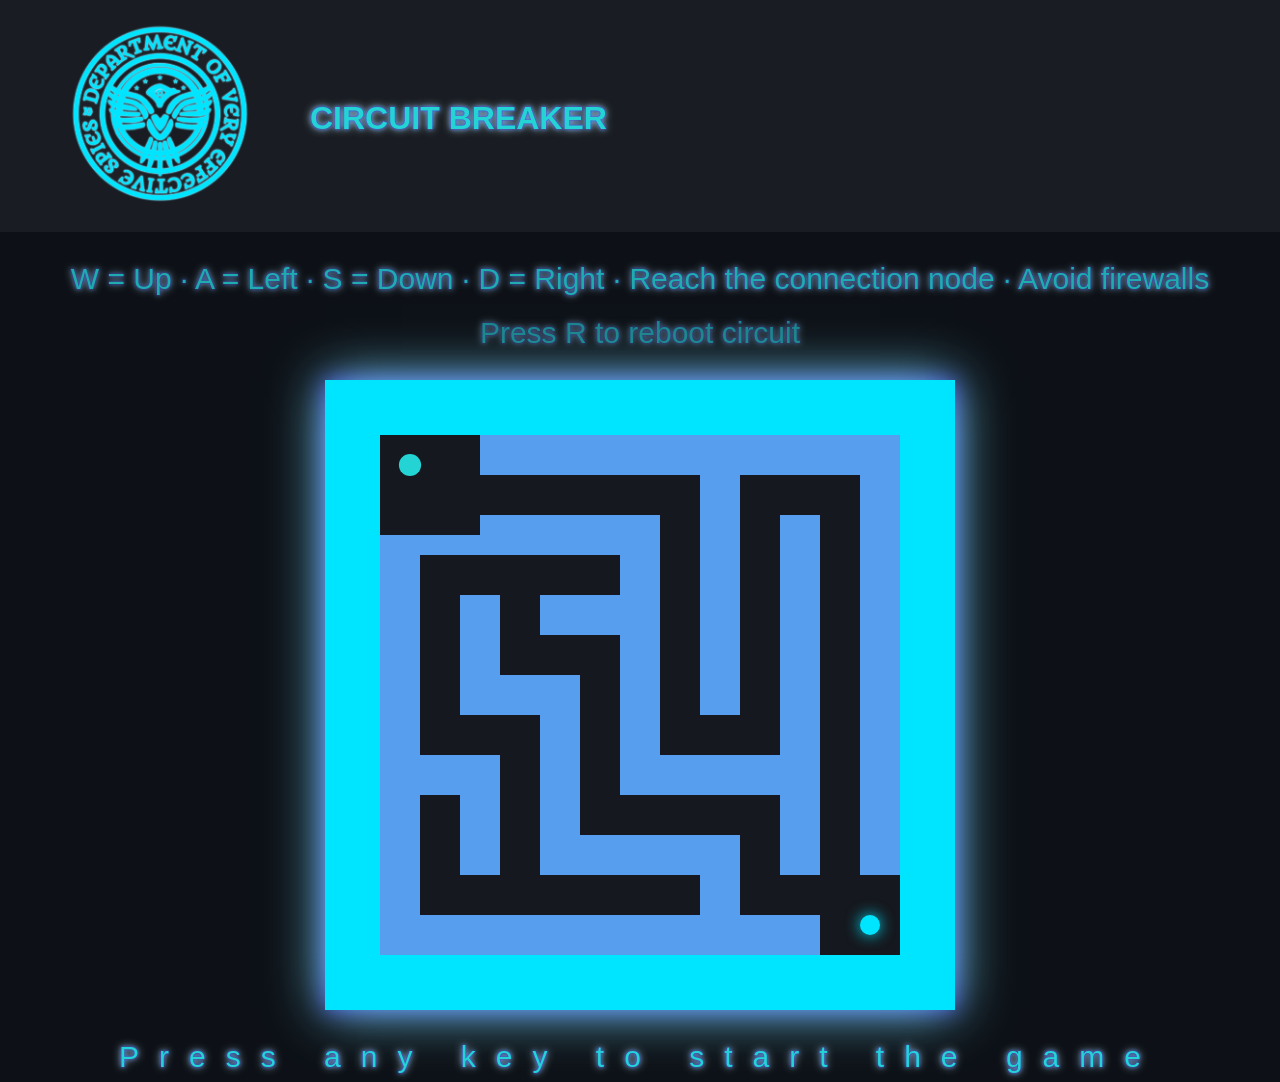
<file: SourceCode/frontend/circuitBreaker.html>
<!doctype html>
<html lang="en">
 
<head>
    <meta charset="utf-8">
    <title>Circuit Breaker — D.O.V.E.S</title>
    <meta name="viewport" content="width=device-width, initial-scale=1">
    <link rel="stylesheet" href="css/style.css">
 
    <style>
        #gameContainer {
            display: flex;
            flex-direction: column;
            align-items: center;
        }
 
        #instructions {
            opacity: 0.8;
            margin-bottom: 20px;
            font-size: 30px;
        }
 
        #retryHint {
            opacity: 0.6;
            font-size: 30px;
            margin-bottom: 30px;
        }
 
        canvas {
            background-color: rgba(255, 255, 255, 0.03);
            border: 55px solid #00E5FF;
            box-shadow: 0 0 50px #7DE3FF, 0 0 20px #3b2cde;
        }
 
        #status {
            margin-top: 30px;
            font-size: 30px;
            letter-spacing: 20px;
        }
    </style>
</head>
 
<body>
 
    <div id="header">
        <img src="images/DOVE LOGO.png" alt="The D.O.V.E.S logo" class="logo">
        <h1 id="headerTitle">CIRCUIT BREAKER</h1>
    </div>
 
    <div id="gameContainer">
 
        <div id="instructions">
            W = Up · A = Left · S = Down · D = Right · Reach the connection node · Avoid firewalls
        </div>
        <div id="retryHint">
            Press R to reboot circuit
        </div>
 
        <canvas id="game" width="520" height="520"></canvas>
 
        <div id="status">Circuit offline</div>
    </div>
 
    <script>
        const canvas = document.getElementById("game");
        const ctx = canvas.getContext("2d");
 
        const tileSize = 20;
        const tiles = canvas.width / tileSize;
 
        let direction;
        let snake;
        let running;
        let paused = true;
        let walls;
 
        const goal = { x: tiles - 2, y: tiles - 2 };
 
        function generateMazeWalls() {
            const logicalWidth = Math.floor(tiles / 2);
            const logicalHeight = Math.floor(tiles / 2);
 
            const maze = Array.from({ length: logicalHeight }, () =>
                Array(logicalWidth).fill(true)
            );
 
            function shuffle(arr) {
                return arr.sort(() => Math.random() - 0.5);
            }
 
            function carve(x, y) {
                maze[y][x] = false;
 
                const dirs = shuffle([
                    [1, 0],
                    [-1, 0],
                    [0, 1],
                    [0, -1]
                ]);
 
                for (const [dx, dy] of dirs) {
                    const nx = x + dx * 2;
                    const ny = y + dy * 2;
 
                    if (
                        nx > 0 && ny > 0 &&
                        nx < logicalWidth - 1 &&
                        ny < logicalHeight - 1 &&
                        maze[ny][nx]
                    ) {
                        maze[y + dy][x + dx] = false;
                        carve(nx, ny);
                    }
                }
            }
 
            carve(1, 1);
 
            walls = [];
 
            for (let y = 0; y < logicalHeight; y++) {
                for (let x = 0; x < logicalWidth; x++) {
                    if (maze[y][x]) {
                        for (let dy = 0; dy < 2; dy++) {
                            for (let dx = 0; dx < 2; dx++) {
                                const wx = x * 2 + dx;
                                const wy = y * 2 + dy;
 
                                if (
                                    (wx <= 4 && wy <= 4) ||
                                    (Math.abs(wx - goal.x) <= 2 && Math.abs(wy - goal.y) <= 2)
                                ) continue;
 
                                walls.push({ x: wx, y: wy });
                            }
                        }
                    }
                }
            }
        }
 
 
        function resetGame() {
            direction = { x: 1, y: 0 };
            snake = [{ x: 1, y: 1 }];
            running = true;
            paused = true;
            generateMazeWalls();
 
            const status = document.getElementById("status");
            status.textContent = "Press any key to start the game";
            status.style.color = "#24d3d3";
        }
 
        function startGame() {
            if (!running) return;
            paused = false;
            const status = document.getElementById("status");
            status.textContent = "Circuit offline";
            status.style.color = "#24d3d3";
        }
 
        function drawWall(w) {
            ctx.fillStyle = "#589eef";
            ctx.fillRect(w.x * tileSize, w.y * tileSize, tileSize, tileSize);
        }
 
        function drawCircle(x, y, radius, color, glow = false) {
            ctx.beginPath();
            ctx.arc(
                x * tileSize + tileSize / 2,
                y * tileSize + tileSize / 2,
                radius,
                0,
                Math.PI * 2
            );
            ctx.fillStyle = color;
 
            if (glow) {
                ctx.shadowColor = color;
                ctx.shadowBlur = 15;
            }
 
            ctx.fill();
            ctx.shadowBlur = 0;
        }
 
        function draw() {
            ctx.clearRect(0, 0, canvas.width, canvas.height);
 
            walls.forEach(drawWall);
            drawCircle(goal.x, goal.y, tileSize / 2, "#00E5FF", true);
 
            snake.forEach((s, i) => {
                drawCircle(
                    s.x,
                    s.y,
                    tileSize / 1.8,
                    i === 0 ? "#24d3d3" : "#589eef"
                );
            });
        }
 
        function update() {
            if (!running) return;
 
            const head = {
                x: snake[0].x + direction.x,
                y: snake[0].y + direction.y
            };
 
            if (head.x < 0 || head.y < 0 || head.x >= tiles || head.y >= tiles) {
                endGame("Signal lost — out of bounds");
                return;
            }
 
            if (walls.some(w => w.x === head.x && w.y === head.y)) {
                endGame("Firewall breach detected");
                return;
            }
 
            snake.unshift(head);
            snake.pop();
 
            if (head.x === goal.x && head.y === goal.y) {
                endGame("Circuit complete — access granted", true);
            }
        }
 
        function endGame(message, win = false) {
            running = false;
            const status = document.getElementById("status");
            status.textContent = message;
            status.style.color = win ? "#00ffcc" : "#ff4d6d";
            
            // Redirect to main page after winning
            if (win) {
                setTimeout(() => {
                    window.location.href = 'Main page.html';
                }, 2000);
            }
        }
 
        document.addEventListener("keydown", e => {
            if (e.key === "r") {
                resetGame();
                return;
            }
 
            if (paused) {
                startGame();
                return;
            }
 
            if (!running) return;
 
            if (e.key === "w" && direction.y === 0) direction = { x: 0, y: -1 };
            if (e.key === "s" && direction.y === 0) direction = { x: 0, y: 1 };
            if (e.key === "a" && direction.x === 0) direction = { x: -1, y: 0 };
            if (e.key === "d" && direction.x === 0) direction = { x: 1, y: 0 };
        });
 
        resetGame();
 
        setInterval(() => {
            if (!paused) {
                update();
                draw();
            } else {
                draw();
            }
        }, 200);
    </script>
 
</body>
 
</html>
</file>
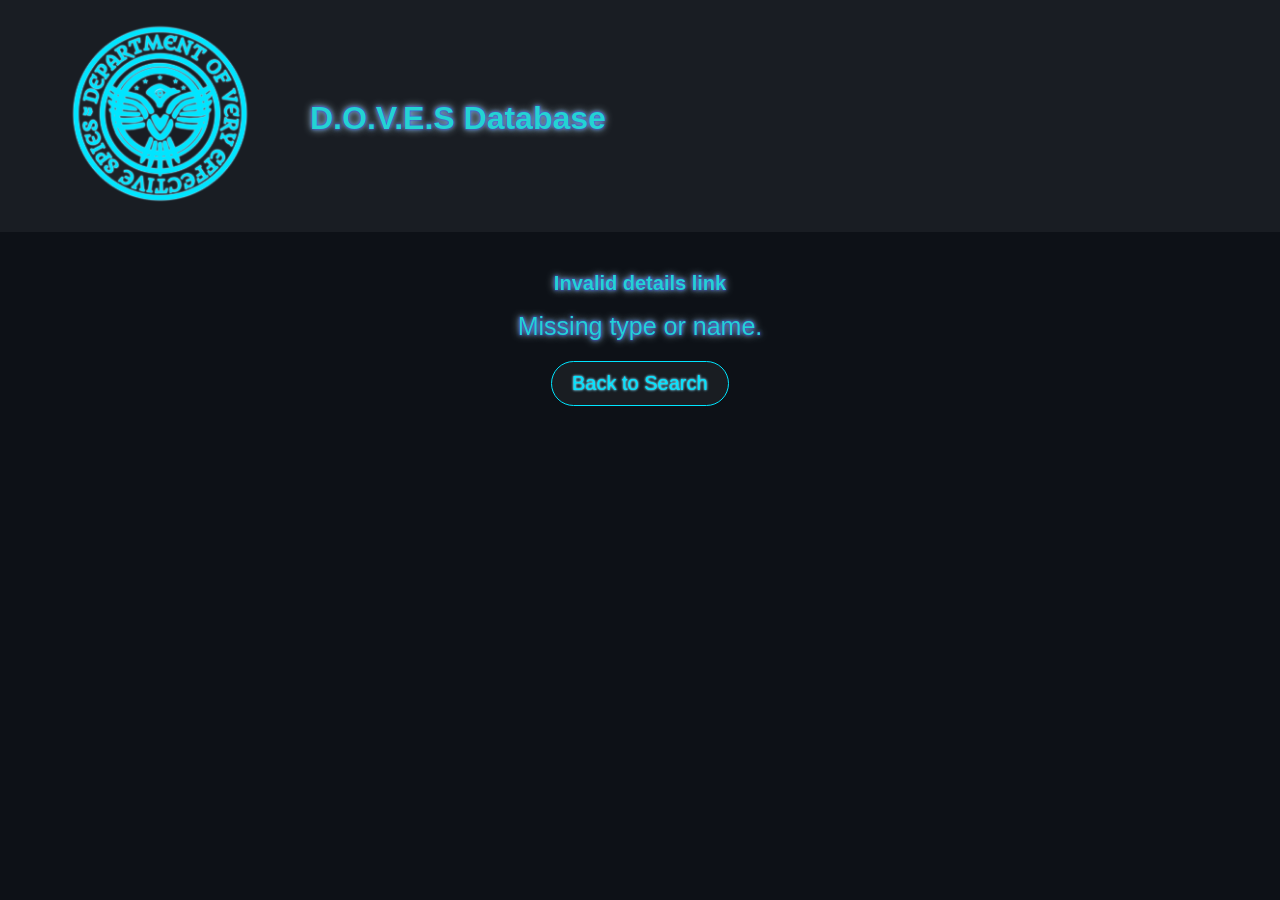
<file: SourceCode/frontend/Details.html>
<!doctype html>
<html lang="en">
  <head>
    <meta charset="utf-8">
    <meta name="viewport" content="width=device-width, initial-scale=1">
    <link rel="stylesheet" href="css/style.css">
    <title>D.O.V.E.S Database — Details</title>
  </head>
  <body>
    <div id="header">
      <img src="images/DOVE LOGO.png" alt="The D.O.V.E.S logo" class="logo">
      <h1 id="headerTitle">D.O.V.E.S Database</h1>
    </div>
    <div id="detailsContainer">
      <h2 id="detailsTitle">Loading...</h2>
      <div id="detailsContent"></div>
      <button id="backBtn">Back to Search</button>
    </div>
    <script src="js/detailsScript.js"></script>
  </body>
</html>
</file>
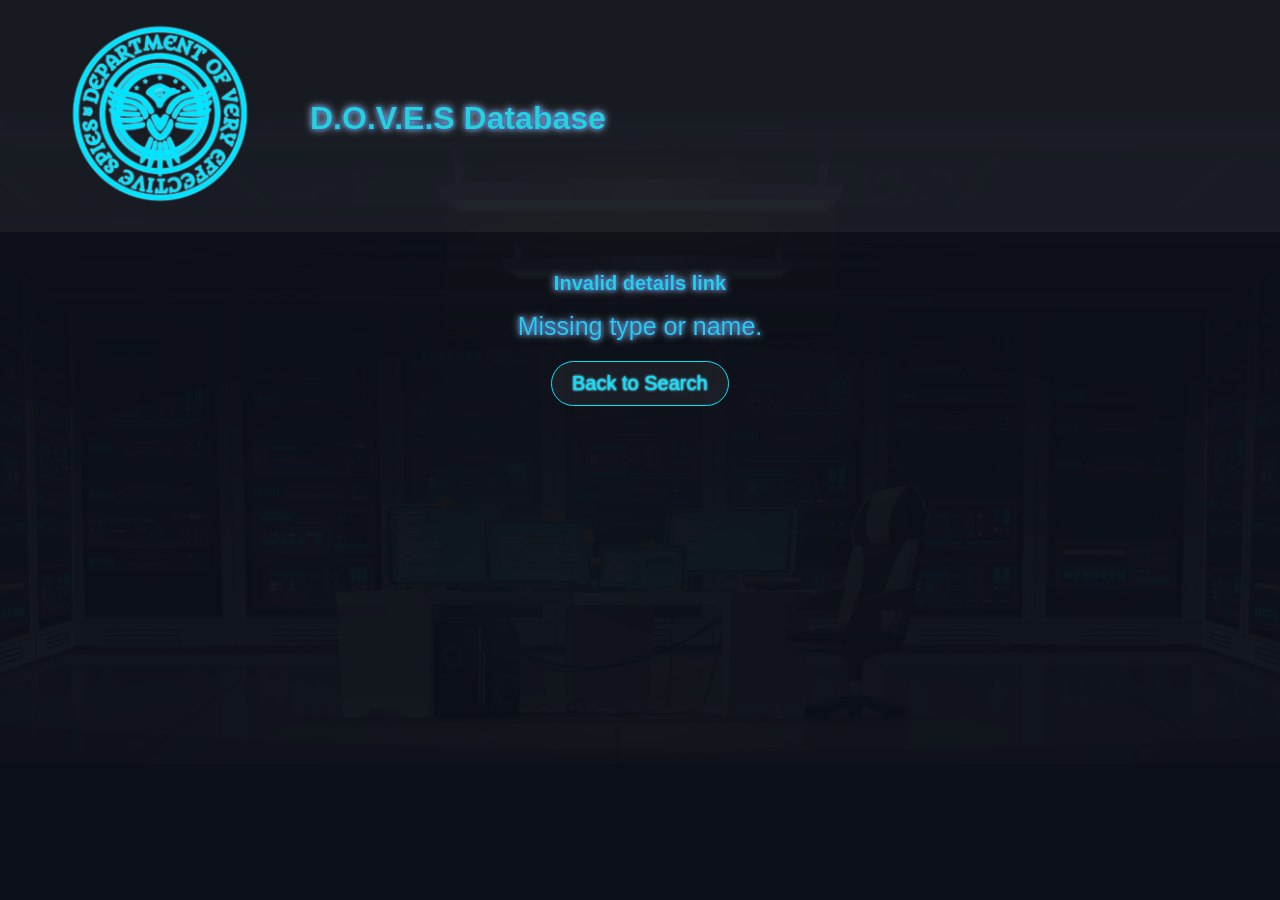
<file: SourceCode/frontend/details.html>
<!doctype html>
<html lang="en">
  <head>
    <meta charset="utf-8">
    <meta name="viewport" content="width=device-width, initial-scale=1">
    <link rel="stylesheet" href="css/style.css">
    <title>D.O.V.E.S Database — Details</title>
  </head>
  <body class="page-bg">
    <div id="header">
      <img src="images/DOVE LOGO.png" alt="The D.O.V.E.S logo" class="logo">
      <h1 id="headerTitle">D.O.V.E.S Database</h1>
    </div>
    <div id="detailsContainer">
      <h2 id="detailsTitle">Loading...</h2>
      <div id="detailsContent"></div>
      <button id="backBtn">Back to Search</button>
    </div>
    <script src="js/detailsScript.js"></script>
  </body>
</html>
</file>
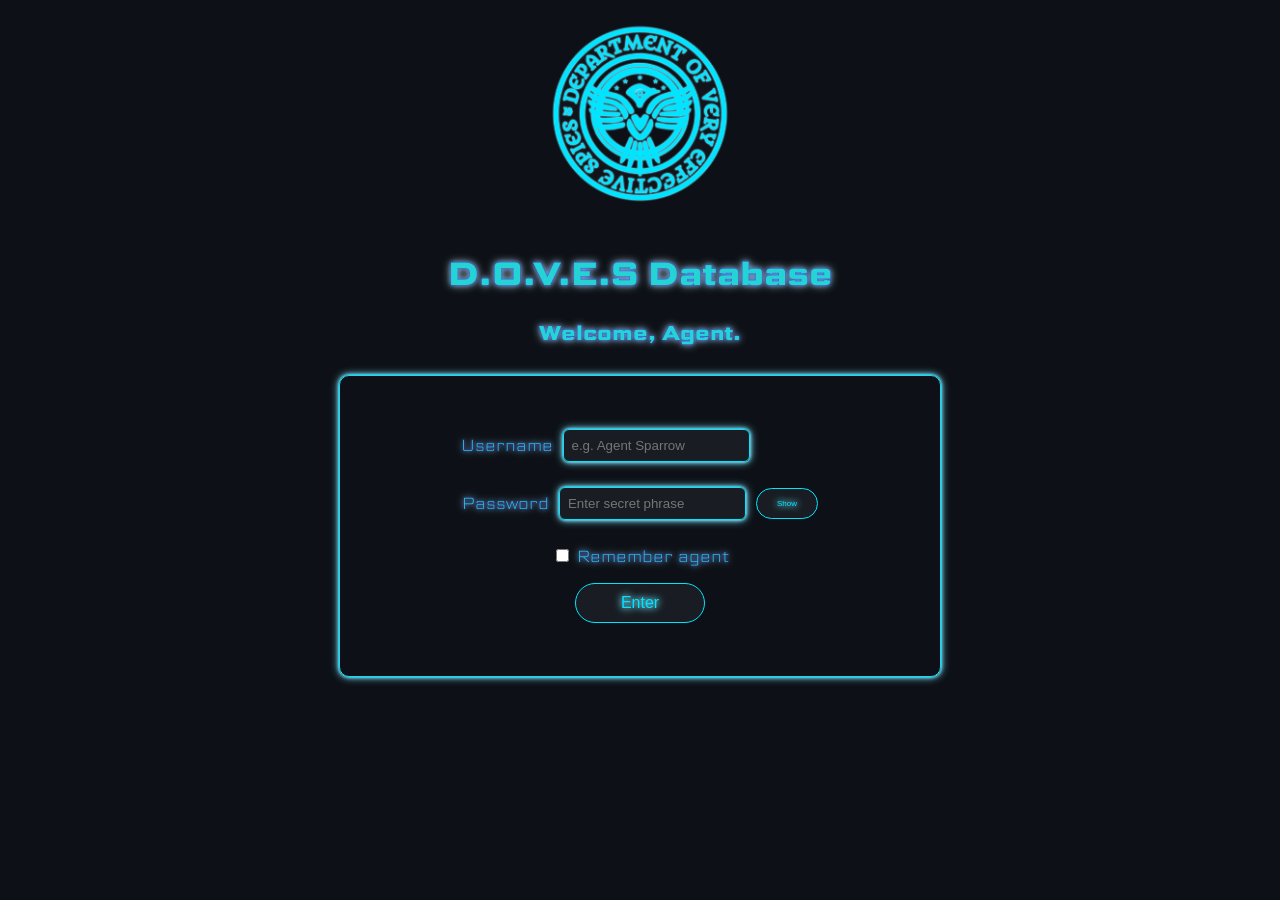
<file: SourceCode/frontend/Main page.html>
<!doctype html>
<html lang="en">
  <head>
    <meta charset="utf-8">
    <meta name="viewport" content="width=device-width, initial-scale=1">
    <link rel="stylesheet" href="css/style.css">
    <link rel="preconnect" href="https://fonts.googleapis.com">
    <link rel="preconnect" href="https://fonts.gstatic.com" crossorigin>
    <link href="https://fonts.googleapis.com/css2?family=Science+Gothic:wght@100..900&display=swap" rel="stylesheet">
    <title>D.O.V.E.S Database — Main</title>
    <meta name="description" content="Search agents and locations in the D.O.V.E.S database.">

  </head>

  <body class="page-bg">
    <!-- Header with Logo and Title -->
    <div id="header">
      <img src="images/DOVE LOGO.png" alt="The D.O.V.E.S logo" class="logo">
      <h1 id="headerTitle">D.O.V.E.S Database</h1>
      <button id="adminPanelNav" class="navBtn" onclick="window.location.href='Admin Panel.html'" style="display:none; margin-left:auto; margin-top:auto; margin-bottom:auto;">Admin Panel</button>
    </div>

    <div id="pageLayout">
      <!-- Navigation Bar -->
      <div id="navbar">
        <div class="navDropdown">
          <button class="navBtn imgNavBtn" data-type="personnel"><img src="images/AGENTS.png" alt="Personnel"></button>
          <div class="dropdownMenu">
            <a href="#" data-type="management">Management</a>
            <a href="#" data-type="field-agents">Field Agents</a>
            <a href="#" data-type="undercover-agents">Undercover Agents</a>
            <a href="#" data-type="departments">Departments</a>
          </div>
        </div>
        <div class="navDropdown">
          <button class="navBtn imgNavBtn" data-type="intelligence"><img src="images/INTEL.png" alt="Intelligence"></button>
          <div class="dropdownMenu">
            <a href="#" data-type="evidence">Evidence</a>
            <a href="#" data-type="factions">Factions</a>
            <a href="#" data-type="operatives">Operatives</a>
            <a href="#" data-type="suspects">Suspects</a>
            <a href="#" data-type="locations">Locations</a>
            <a href="#" data-type="technology">Technology</a>
          </div>
        </div>
        <div class="navDropdown">
          <button class="navBtn imgNavBtn" data-type="missions"><img src="images/MISSIONS.png" alt="Missions"></button>
          <div class="dropdownMenu">
            <a href="#" data-type="active">Active</a>
            <a href="#" data-type="paused">Paused</a>
            <a href="#" data-type="case-notes">Case Notes</a>
            <a href="#" data-type="missions-misc">Misc</a>
          </div>
        </div>
        <div class="navDropdown">
          <button class="navBtn imgNavBtn" data-type="archive"><img src="images/ARCHIVE.png" alt="Archive"></button>
          <div class="dropdownMenu">
            <a href="#" data-type="documents">Documents</a>
            <a href="#" data-type="completed-missions">Completed Missions</a>
            <a href="#" data-type="archive-evidence">Evidence</a>
            <a href="#" data-type="archive-misc">Misc</a>
          </div>
        </div>
        <div class="navDropdown">
          <button class="navBtn imgNavBtn" data-type="glossary"><img src="images/CODEX FILE.png" alt="Glossary"></button>
        </div>
        <div class="navDropdown">
          <button class="navBtn" data-type="agent">Agent</button>
        </div>
      </div>

      <!-- Main Area -->
      <div id="mainArea">
        <!-- Search Container -->
        <div id="searchContainer">
          <input
            type="text"
            id="searchBar"
            placeholder="Enter agent or location name..."
            aria-label="Search database"
          >
        </div>

        <!-- Main Content Area -->
        <div id="mainContent">
          <div id="searchResults" class="contentSection active">
            <p>Start searching to find agents or locations in the database</p>
          </div>
        </div>

        <!-- Previous Searches Section -->
        <div id="previousSearches">
          <h3>Your Previous Searches</h3>
          <div id="searchHistory" class="searchHistoryContainer">
            <div id="emptyState">No previous searches yet</div>
          </div>
        </div>
      </div>
    </div>

    <!-- Agent Chat Window -->
    <div id="agentChat" class="hidden">
      <div class="chatHeader">
        <span>Agent Assistant</span>
        <button id="closeChat">✕</button>
      </div>

      <div class="chatBody" id="chatMessages">
        <p class="botMsg">Agent system online. How can I assist?</p>
      </div>

      <div class="chatInputArea">
        <input type="text" id="chatInput" placeholder="Type a message...">
        <button id="sendChat" class="navBtn">Send</button>
      </div>
    </div>
    
    <script src="js/script.js"></script>
  </body>
</html>
</file>
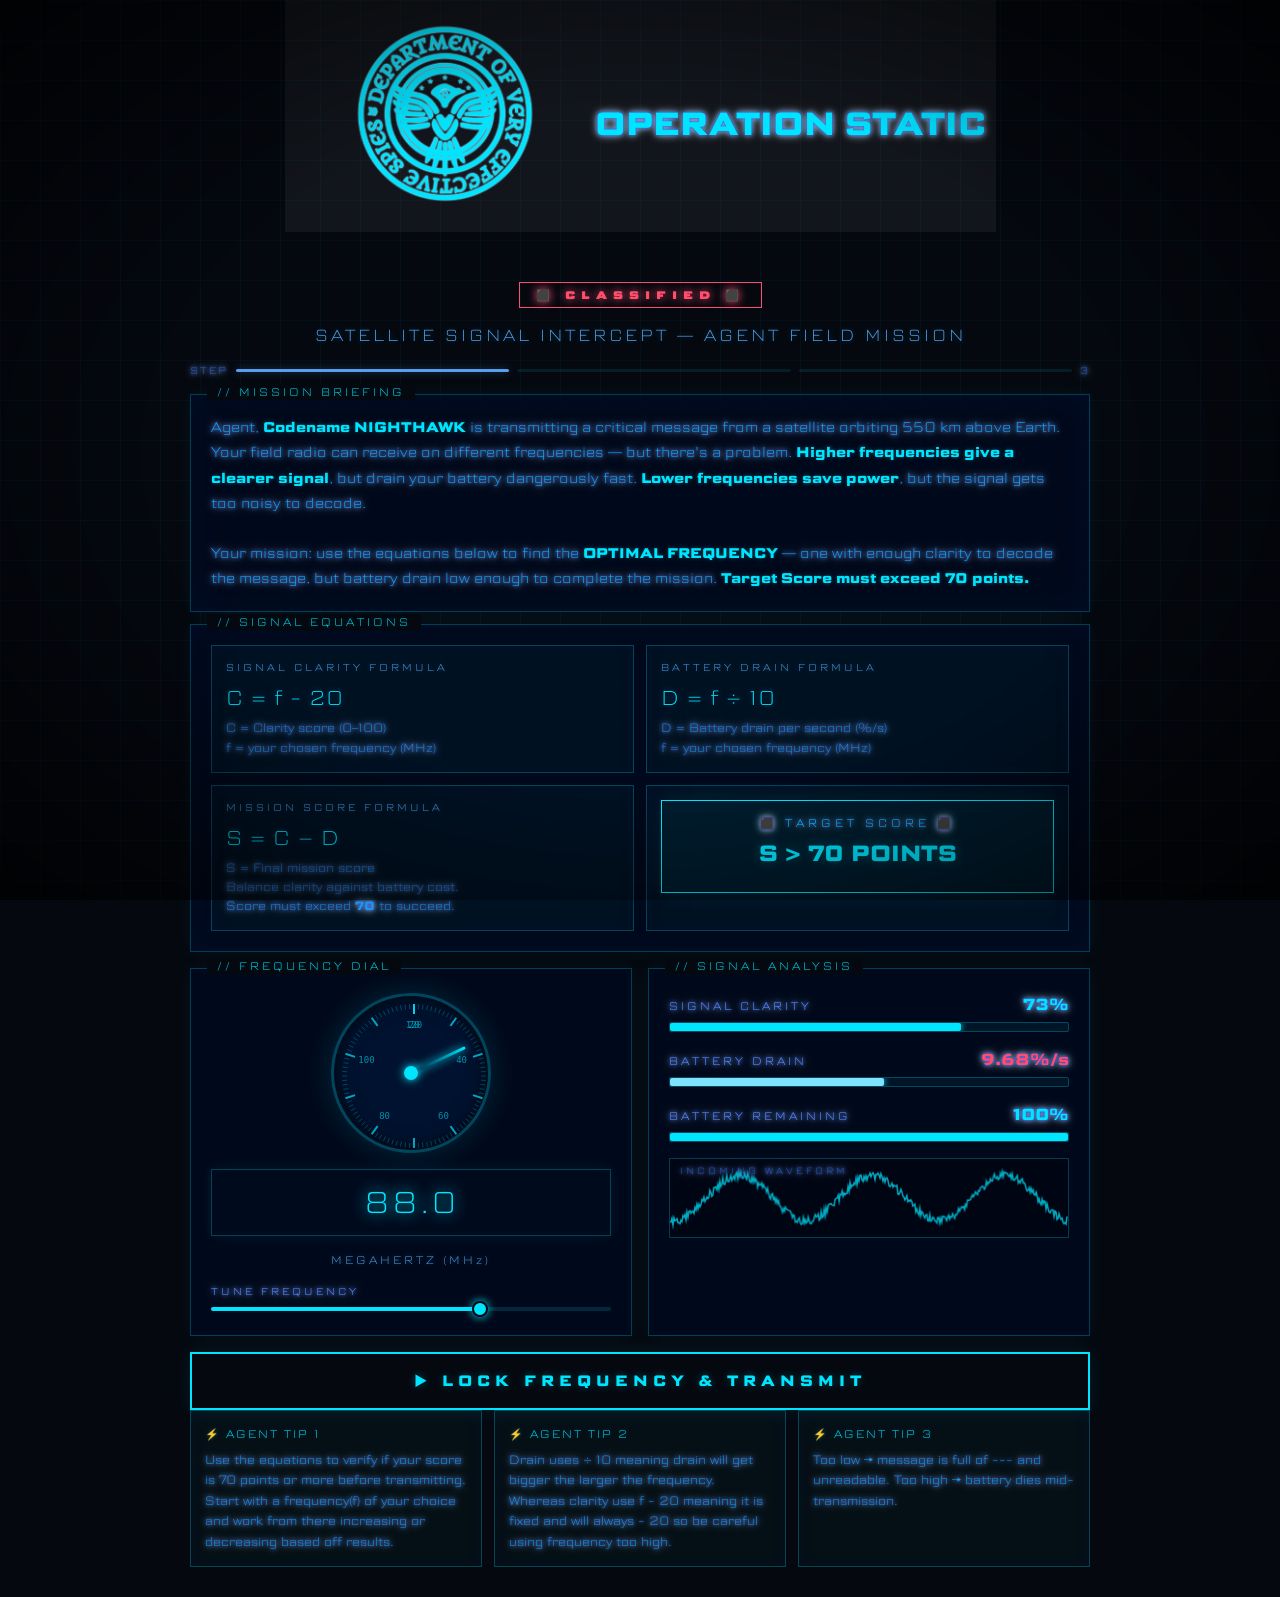
<file: SourceCode/frontend/Radio Mission.html>
<!DOCTYPE html>
<html lang="en">
<head>
<meta charset="UTF-8">
<meta name="viewport" content="width=device-width, initial-scale=1.0">
<title>OPERATION STATIC — Agent Radio Mission</title>
<link rel="stylesheet" href="css/style.css">
<link rel="preconnect" href="https://fonts.googleapis.com">
<link rel="preconnect" href="https://fonts.gstatic.com" crossorigin>
<link href="https://fonts.googleapis.com/css2?family=Science+Gothic:wght@100..900&display=swap" rel="stylesheet">
<style>
  :root {
    --cyan:        #00E5FF;
    --cyan-dim:    #589eef;
    --cyan-glow:   rgba(0, 229, 255, 0.3);
    --blue-deep:   #3b2cde;
    --amber:       #7DE3FF;
    --red:         #ff4d6d;
    --bg:          #05080f;
    --panel:       rgba(0, 10, 30, 0.85);
    --panel-border:#00E5FF;
    --panel-border-dim: rgba(0,229,255,0.25);
  }
 
  * { margin: 0; padding: 0; box-sizing: border-box; }
 
  body {
    background: var(--bg);
    color: var(--cyan);
    font-family: "Science Gothic", sans-serif;
    min-height: 100vh;
    display: flex;
    flex-direction: column;
    align-items: center;
    overflow-x: hidden;
    position: relative;
  }
 
  /* Subtle grid background */
  body::before {
    content: '';
    position: fixed;
    inset: 0;
    background-image:
      linear-gradient(rgba(0,229,255,0.04) 1px, transparent 1px),
      linear-gradient(90deg, rgba(0,229,255,0.04) 1px, transparent 1px);
    background-size: 40px 40px;
    pointer-events: none;
    z-index: 0;
  }
 
  /* Vignette */
  body::after {
    content: '';
    position: fixed;
    inset: 0;
    background: radial-gradient(ellipse at center, transparent 55%, rgba(0,0,0,0.75) 100%);
    pointer-events: none;
    z-index: 1;
  }
 
  /* All content above pseudo elements */
  .header, .step-tracker, .briefing-panel, .math-panel,
  .game-container, .transmit-btn, .decode-panel,
  .hint-row, .result-overlay { position: relative; z-index: 2; }
 
  /* === HEADER (reuse site header styles) === */
  .page-header {
    width: 100%;
    max-width: 900px;
    padding: 20px 20px 0;
    text-align: center;
  }
 
  .classified-banner {
    font-family: "Science Gothic", sans-serif;
    font-size: 11px;
    font-weight: 900;
    letter-spacing: 6px;
    color: var(--red);
    text-shadow: 0 0 10px var(--red);
    border: 1px solid var(--red);
    display: inline-block;
    padding: 4px 16px;
    margin-bottom: 10px;
    animation: blink-border 2s infinite;
  }
 
  @keyframes blink-border { 0%,100%{opacity:1} 50%{opacity:0.45} }
 
  .title {
    font-family: "Science Gothic", sans-serif;
    font-size: clamp(24px, 5vw, 44px);
    font-weight: 900;
    letter-spacing: 4px;
    text-shadow: 0 0 2px var(--blue-deep), 0 0 8px var(--cyan-dim), 0 0 18px rgba(125,227,255,0.4);
    line-height: 1.1;
    color: var(--cyan);
  }
 
  .subtitle {
    font-size: 16px;
    color: var(--cyan-dim);
    letter-spacing: 3px;
    margin-top: 6px;
    text-shadow: 0 0 6px var(--cyan-glow);
  }
 
  /* === SHARED PANEL === */
  .panel {
    width: 100%;
    max-width: 900px;
    margin: 16px 20px 0;
    width: calc(100% - 40px);
    border: 1px solid var(--panel-border-dim);
    background: var(--panel);
    padding: 20px;
    position: relative;
    box-shadow: 0 0 18px rgba(0,229,255,0.06), inset 0 0 30px rgba(0,20,60,0.4);
  }
 
  .panel-label {
    position: absolute;
    top: -11px;
    left: 16px;
    background: var(--bg);
    padding: 0 10px;
    font-size: 11px;
    color: var(--cyan);
    letter-spacing: 3px;
    text-shadow: 0 0 6px var(--cyan-glow);
  }
 
  /* === BRIEFING === */
  .briefing-text {
    font-size: 14px;
    line-height: 1.8;
    color: rgba(0,229,255,0.75);
  }
 
  .briefing-text strong { color: var(--cyan); text-shadow: 0 0 4px var(--cyan-glow); }
 
  /* === MATH PANEL === */
  .equations {
    display: grid;
    grid-template-columns: 1fr 1fr;
    gap: 12px;
  }
 
  @media (max-width: 600px) { .equations { grid-template-columns: 1fr; } }
 
  .eq-card {
    border: 1px solid var(--panel-border-dim);
    padding: 14px;
    background: rgba(0,229,255,0.03);
    box-shadow: inset 0 0 12px rgba(0,20,60,0.3);
  }
 
  .eq-label {
    font-size: 10px;
    letter-spacing: 3px;
    color: var(--cyan-dim);
    margin-bottom: 8px;
    text-shadow: 0 0 4px var(--cyan-glow);
  }
 
  .eq-formula {
    font-size: 20px;
    color: var(--cyan);
    text-shadow: 0 0 8px var(--cyan-glow);
    margin-bottom: 6px;
    letter-spacing: 1px;
  }
 
  .eq-desc {
    font-size: 12px;
    color: rgba(0,229,255,0.55);
    line-height: 1.6;
  }
 
  .target-box {
    grid-column: 1 / -1;
    border: 1px solid var(--cyan);
    padding: 14px;
    background: rgba(0,229,255,0.05);
    text-align: center;
    box-shadow: 0 0 20px rgba(0,229,255,0.1);
  }
 
  .target-label { font-size: 11px; color: var(--cyan); letter-spacing: 4px; }
  .target-value {
    font-size: 22px;
    color: var(--cyan);
    text-shadow: 0 0 12px var(--cyan-glow);
    margin-top: 6px;
    font-weight: bold;
  }
 
  /* === GAME GRID === */
  .game-container {
    width: calc(100% - 40px);
    max-width: 900px;
    margin: 16px 20px;
    display: grid;
    grid-template-columns: 1fr 1fr;
    gap: 16px;
  }
 
  @media (max-width: 650px) { .game-container { grid-template-columns: 1fr; } }
 
  /* --- Radio Panel --- */
  .radio-panel {
    border: 1px solid var(--panel-border-dim);
    background: var(--panel);
    padding: 24px 20px;
    position: relative;
    display: flex;
    flex-direction: column;
    align-items: center;
    gap: 16px;
    box-shadow: 0 0 18px rgba(0,229,255,0.06);
  }
 
  .radio-panel .panel-label { background: var(--bg); }
 
  /* Dial */
  .dial-wrapper { position: relative; width: 160px; height: 160px; }
 
  .dial-bg {
    width: 160px;
    height: 160px;
    border-radius: 50%;
    border: 3px solid var(--panel-border-dim);
    background: radial-gradient(circle, rgba(0,20,50,0.9) 60%, rgba(5,8,15,1) 100%);
    position: relative;
    cursor: grab;
    user-select: none;
    box-shadow: 0 0 30px rgba(0,229,255,0.15), inset 0 0 20px rgba(0,0,0,0.5);
    transition: box-shadow 0.2s;
  }
 
  .dial-bg:active { cursor: grabbing; }
  .dial-bg.glowing { box-shadow: 0 0 40px var(--cyan-glow), inset 0 0 10px rgba(0,229,255,0.1); }
 
  .dial-needle {
    position: absolute;
    width: 3px;
    height: 60px;
    background: linear-gradient(to bottom, var(--cyan), transparent);
    left: 50%;
    top: 50%;
    transform-origin: bottom center;
    transform: translateX(-50%) translateY(-100%) rotate(0deg);
    border-radius: 3px;
    box-shadow: 0 0 8px var(--cyan);
    transition: transform 0.05s;
  }
 
  .dial-center {
    position: absolute;
    width: 14px;
    height: 14px;
    background: var(--cyan);
    border-radius: 50%;
    top: 50%;
    left: 50%;
    transform: translate(-50%, -50%);
    box-shadow: 0 0 10px var(--cyan);
    z-index: 2;
  }
 
  .freq-display {
    font-size: 30px;
    color: var(--cyan);
    text-shadow: 0 0 15px var(--cyan), 0 0 30px var(--cyan-glow);
    letter-spacing: 2px;
    text-align: center;
    background: rgba(0,10,30,0.9);
    border: 1px solid var(--panel-border-dim);
    padding: 10px 18px;
    width: 100%;
    box-shadow: 0 0 12px rgba(0,229,255,0.08);
  }
 
  .freq-unit {
    font-size: 11px;
    color: var(--cyan-dim);
    letter-spacing: 3px;
    text-align: center;
    text-shadow: 0 0 4px var(--cyan-glow);
  }
 
  .slider-row { width: 100%; display: flex; flex-direction: column; gap: 8px; }
 
  .slider-label {
    font-size: 10px;
    letter-spacing: 3px;
    color: var(--cyan-dim);
  }
 
  input[type=range] {
    width: 100%;
    -webkit-appearance: none;
    appearance: none;
    height: 4px;
    background: linear-gradient(to right, var(--cyan) var(--val, 50%), rgba(0,229,255,0.15) var(--val, 50%));
    border-radius: 2px;
    cursor: pointer;
  }
 
  input[type=range]::-webkit-slider-thumb {
    -webkit-appearance: none;
    width: 16px;
    height: 16px;
    border-radius: 50%;
    background: var(--cyan);
    box-shadow: 0 0 8px var(--cyan);
    cursor: pointer;
    border: 2px solid var(--bg);
  }
 
  /* --- Meters Panel --- */
  .meters-panel {
    border: 1px solid var(--panel-border-dim);
    background: var(--panel);
    padding: 24px 20px;
    position: relative;
    display: flex;
    flex-direction: column;
    gap: 16px;
    box-shadow: 0 0 18px rgba(0,229,255,0.06);
  }
 
  .meters-panel .panel-label { background: var(--bg); }
 
  .meter-item { display: flex; flex-direction: column; gap: 6px; }
  .meter-head { display: flex; justify-content: space-between; align-items: baseline; }
  .meter-name { font-size: 11px; letter-spacing: 3px; color: var(--cyan-dim); }
  .meter-val  { font-size: 16px; font-weight: bold; }
 
  .meter-bar-bg {
    width: 100%;
    height: 10px;
    background: rgba(0,229,255,0.06);
    border: 1px solid var(--panel-border-dim);
    border-radius: 2px;
    overflow: hidden;
  }
 
  .meter-bar-fill {
    height: 100%;
    border-radius: 2px;
    transition: width 0.3s ease, background 0.3s ease;
    box-shadow: 0 0 6px currentColor;
  }
 
  /* Waveform */
  .waveform-area {
    border: 1px solid var(--panel-border-dim);
    background: rgba(0,5,20,0.9);
    height: 80px;
    position: relative;
    overflow: hidden;
  }
 
  .waveform-label {
    position: absolute;
    top: 5px;
    left: 10px;
    font-size: 9px;
    letter-spacing: 3px;
    color: rgba(0,229,255,0.35);
  }
 
  canvas.waveform { width: 100%; height: 100%; }
 
  /* === TRANSMIT BUTTON === */
  .transmit-btn {
    width: calc(100% - 40px);
    max-width: 900px;
    margin: 0 20px;
    padding: 16px;
    background: transparent;
    border: 2px solid var(--cyan);
    color: var(--cyan);
    font-family: "Science Gothic", sans-serif;
    font-size: 15px;
    font-weight: 700;
    letter-spacing: 5px;
    cursor: pointer;
    text-transform: uppercase;
    text-shadow: 0 0 8px var(--cyan-glow);
    box-shadow: 0 0 20px rgba(0,229,255,0.1);
    transition: all 0.2s;
    position: relative;
    overflow: hidden;
    z-index: 2;
  }
 
  .transmit-btn::before {
    content: '';
    position: absolute;
    inset: 0;
    background: var(--cyan);
    transform: scaleX(0);
    transform-origin: left;
    transition: transform 0.3s ease;
    z-index: -1;
  }
 
  .transmit-btn:hover { color: var(--bg); box-shadow: 0 0 40px var(--cyan-glow); }
  .transmit-btn:hover::before { transform: scaleX(1); }
  .transmit-btn:disabled {
    border-color: rgba(0,229,255,0.15);
    color: rgba(0,229,255,0.15);
    text-shadow: none;
    box-shadow: none;
    cursor: not-allowed;
  }
  .transmit-btn:disabled::before { display: none; }
 
  /* === DECODE PANEL === */
  .decode-panel {
    width: calc(100% - 40px);
    max-width: 900px;
    margin: 16px 20px;
    border: 1px solid var(--panel-border-dim);
    background: var(--panel);
    padding: 22px;
    position: relative;
    min-height: 80px;
    display: none;
    box-shadow: 0 0 18px rgba(0,229,255,0.06);
    z-index: 2;
  }
 
  .decode-panel.visible { display: block; }
 
  .decode-message {
    font-size: 24px;
    line-height: 1.5;
    letter-spacing: 2px;
    min-height: 40px;
    text-shadow: 0 0 8px var(--cyan-glow);
  }
 
  .decode-hint {
    font-size: 12px;
    color: rgba(0,229,255,0.5);
    margin-top: 10px;
    letter-spacing: 1px;
  }
 
  /* === RESULT OVERLAY === */
  .result-overlay {
    display: none;
    position: fixed;
    inset: 0;
    background: rgba(0,0,0,0.88);
    z-index: 2000;
    justify-content: center;
    align-items: center;
    flex-direction: column;
    gap: 20px;
  }
 
  .result-overlay.show { display: flex; }
 
  .result-box {
    border: 2px solid var(--cyan);
    background: var(--panel);
    padding: 44px;
    max-width: 520px;
    width: 90%;
    text-align: center;
    box-shadow: 0 0 60px rgba(0,229,255,0.25);
    animation: slideIn 0.3s ease;
  }
 
  @keyframes slideIn {
    from { transform: translateY(-30px); opacity: 0; }
    to   { transform: translateY(0);     opacity: 1; }
  }
 
  .result-box.fail {
    border-color: var(--red);
    box-shadow: 0 0 60px rgba(255,77,109,0.25);
  }
 
  .result-title {
    font-size: 30px;
    font-weight: 900;
    letter-spacing: 3px;
    margin-bottom: 16px;
    text-shadow: 0 0 12px var(--cyan-glow);
  }
 
  .result-msg {
    font-size: 14px;
    line-height: 1.9;
    color: rgba(0,229,255,0.75);
    margin-bottom: 24px;
  }
 
  .result-msg strong { color: var(--cyan); }
 
  .result-score {
    font-size: 40px;
    color: var(--cyan);
    text-shadow: 0 0 15px var(--cyan-glow);
    margin-bottom: 24px;
    font-weight: bold;
  }
 
  .retry-btn {
    padding: 12px 34px;
    background: transparent;
    border: 1px solid var(--cyan);
    color: var(--cyan);
    font-family: "Science Gothic", sans-serif;
    font-size: 13px;
    font-weight: 700;
    letter-spacing: 4px;
    cursor: pointer;
    transition: all 0.2s;
    text-shadow: 0 0 4px var(--cyan-glow);
    border-radius: 25px;
  }
 
  .retry-btn:hover {
    background: rgba(0,229,255,0.15);
    box-shadow: 0 0 12px var(--cyan-glow);
    transform: scale(1.05);
  }
 
  /* === HINTS === */
  .hint-row {
    width: calc(100% - 40px);
    max-width: 900px;
    margin: 0 20px 30px;
    display: grid;
    grid-template-columns: repeat(3, 1fr);
    gap: 12px;
    z-index: 2;
  }
 
  @media (max-width: 600px) { .hint-row { grid-template-columns: 1fr; } }
 
  .hint-card {
    border: 1px solid var(--panel-border-dim);
    background: rgba(0,229,255,0.03);
    padding: 14px;
    font-size: 12px;
    color: rgba(0,229,255,0.65);
    line-height: 1.7;
    box-shadow: inset 0 0 12px rgba(0,20,60,0.3);
  }
 
  .hint-title {
    color: var(--cyan);
    letter-spacing: 2px;
    font-size: 11px;
    margin-bottom: 6px;
    text-shadow: 0 0 4px var(--cyan-glow);
  }
 
  /* === STEP TRACKER === */
  .step-tracker {
    width: calc(100% - 40px);
    max-width: 900px;
    margin: 16px 20px 0;
    display: flex;
    gap: 8px;
    align-items: center;
    z-index: 2;
  }
 
  .step {
    flex: 1;
    height: 3px;
    background: rgba(0,229,255,0.1);
    border-radius: 2px;
    transition: background 0.4s;
  }
 
  .step.done   { background: var(--cyan); box-shadow: 0 0 8px var(--cyan-glow); }
  .step.active { background: var(--cyan-dim); box-shadow: 0 0 8px rgba(89,158,239,0.4); animation: pulse-step 1s infinite; }
 
  @keyframes pulse-step { 0%,100%{opacity:1} 50%{opacity:0.4} }
 
  .step-label { font-size: 10px; color: rgba(0,229,255,0.35); letter-spacing: 2px; }
</style>
</head>
<body>
 
<!-- HEADER (matches site header) -->
<div id="header">
  <img src="images/DOVE LOGO.png" alt="The D.O.V.E.S logo" class="logo">
  <h1 id="headerTitle">OPERATION STATIC</h1>
</div>
 
<div class="page-header">
  <div class="classified-banner">⬛ CLASSIFIED ⬛</div>
  <div class="subtitle">SATELLITE SIGNAL INTERCEPT — AGENT FIELD MISSION</div>
</div>
 
<!-- STEP TRACKER -->
<div class="step-tracker">
  <div class="step-label">STEP</div>
  <div class="step active" id="step1"></div>
  <div class="step" id="step2"></div>
  <div class="step" id="step3"></div>
  <div class="step-label">3</div>
</div>
 
<!-- BRIEFING -->
<div class="panel" style="margin-top:16px;">
  <div class="panel-label">// MISSION BRIEFING</div>
  <p class="briefing-text">
    Agent, <strong>Codename NIGHTHAWK</strong> is transmitting a critical message from a satellite orbiting 550 km above Earth.
    Your field radio can receive on different frequencies — but there's a problem.
    <strong>Higher frequencies give a clearer signal</strong>, but drain your battery dangerously fast.
    <strong>Lower frequencies save power</strong>, but the signal gets too noisy to decode.
    <br><br>
    Your mission: use the equations below to find the <strong>OPTIMAL FREQUENCY</strong> — one with enough clarity to decode the message, but battery drain low enough to complete the mission.
    <strong>Target Score must exceed 70 points.</strong>
  </p>
</div>
 
<!-- MATH PANEL -->
<div class="panel" style="margin-top:12px;">
  <div class="panel-label">// SIGNAL EQUATIONS</div>
  <div class="equations">
    <div class="eq-card">
      <div class="eq-label">SIGNAL CLARITY FORMULA</div>
      <div class="eq-formula">C = f - 20</div>
      <div class="eq-desc">
        C = Clarity score (0–100)<br>
        f = your chosen frequency (MHz)<br>
      </div>
    </div>
    <div class="eq-card">
      <div class="eq-label">BATTERY DRAIN FORMULA</div>
      <div class="eq-formula">D = f ÷ 10</div>
      <div class="eq-desc">
        D = Battery drain per second (%/s)<br>
        f = your chosen frequency (MHz)<br>
      </div>
    </div>
    <div class="eq-card">
      <div class="eq-label">MISSION SCORE FORMULA</div>
      <div class="eq-formula">S = C − D</div>
      <div class="eq-desc">
        S = Final mission score<br>
        Balance clarity against battery cost.<br>
        Score must exceed <strong>70</strong> to succeed.
      </div>
    </div>
    <div class="eq-card">
      <div class="target-box">
        <div class="target-label">⬛ TARGET SCORE ⬛</div>
        <div class="target-value">S &gt; 70 POINTS</div>
        <div style="font-size:12px;color:rgba(0,229,255,0.5);margin-top:8px;"></div>
      </div>
    </div>
  </div>
</div>
 
<!-- GAME AREA -->
<div class="game-container">
 
  <!-- RADIO DIAL -->
  <div class="radio-panel">
    <div class="panel-label">// FREQUENCY DIAL</div>
    <div class="dial-wrapper">
      <div class="dial-bg" id="dialBg">
        <canvas id="tickCanvas" width="160" height="160" style="position:absolute;inset:0;border-radius:50%;"></canvas>
        <div class="dial-needle" id="dialNeedle"></div>
        <div class="dial-center"></div>
      </div>
    </div>
    <div class="freq-display" id="freqDisplay">88.0</div>
    <div class="freq-unit">MEGAHERTZ (MHz)</div>
    <div class="slider-row">
      <div class="slider-label">TUNE FREQUENCY</div>
      <input type="range" id="freqSlider" min="20" max="120" value="88" step="1" oninput="updateFreq(this.value)">
    </div>
  </div>
 
  <!-- METERS -->
  <div class="meters-panel">
    <div class="panel-label">// SIGNAL ANALYSIS</div>
 
    <div class="meter-item">
      <div class="meter-head">
        <span class="meter-name">SIGNAL CLARITY</span>
        <span class="meter-val" id="clarityMeter" style="color:var(--cyan)">0%</span>
      </div>
      <div class="meter-bar-bg">
        <div class="meter-bar-fill" id="clarityBar" style="width:0%;background:var(--cyan)"></div>
      </div>
    </div>
 
    <div class="meter-item">
      <div class="meter-head">
        <span class="meter-name">BATTERY DRAIN</span>
        <span class="meter-val" id="drainMeter" style="color:var(--red)">0%/s</span>
      </div>
      <div class="meter-bar-bg">
        <div class="meter-bar-fill" id="drainBar" style="width:0%;background:var(--cyan)"></div>
      </div>
    </div>
 
    <div class="meter-item">
      <div class="meter-head">
        <span class="meter-name">BATTERY REMAINING</span>
        <span class="meter-val" id="batteryMeter" style="color:var(--cyan)">100%</span>
      </div>
      <div class="meter-bar-bg">
        <div class="meter-bar-fill" id="batteryBar" style="width:100%;background:var(--cyan)"></div>
      </div>
    </div>
 
    <div class="waveform-area">
      <div class="waveform-label">INCOMING WAVEFORM</div>
      <canvas class="waveform" id="waveCanvas" width="400" height="80"></canvas>
    </div>
 
  </div>
</div>
 
<!-- TRANSMIT -->
<button class="transmit-btn" id="transmitBtn" onclick="transmit()">
  ▶ LOCK FREQUENCY &amp; TRANSMIT
</button>
 
<!-- DECODE PANEL -->
<div class="decode-panel" id="decodePanel">
  <div class="panel-label">// INCOMING TRANSMISSION</div>
  <div class="decode-message" id="decodeMsg"></div>
  <div class="decode-hint" id="decodeHint"></div>
</div>
 
<!-- HINTS -->
<div class="hint-row">
  <div class="hint-card">
    <div class="hint-title">⚡ AGENT TIP 1</div>
    Use the equations to verify if your score is 70 points or more before transmitting. Start with a frequency(f) of your choice and work from there increasing or decreasing based off results.
  </div>
  <div class="hint-card">
    <div class="hint-title">⚡ AGENT TIP 2</div>
    Drain uses ÷ 10 meaning drain will get bigger the larger the frequency. Whereas clarity use f - 20 meaning it is fixed and will always - 20 so be careful using frequency too high. 
  </div>
  <div class="hint-card">
    <div class="hint-title">⚡ AGENT TIP 3</div>
    Too low → message is full of --- and unreadable. Too high → battery dies mid-transmission.
  </div>
</div>
 
<!-- RESULT OVERLAY -->
<div class="result-overlay" id="resultOverlay">
  <div class="result-box" id="resultBox">
    <div class="result-title" id="resultTitle"></div>
    <div class="result-score" id="resultScore"></div>
    <div class="result-msg" id="resultMsg"></div>
    <button class="retry-btn" onclick="resetGame()">↺ RETRY MISSION</button>
  </div>
</div>
 
<script>
// ===== STATE =====
let frequency = 88;
let battery = 100;
let batteryInterval = null;
let transmitting = false;
let waveFrame = 0;
let cancelled = false;
 
const SECRET_MESSAGE = "MEET AT THE OLD LIGHTHOUSE AT MIDNIGHT — BRING THE BLUE FOLDER";
const MESSAGE_WORDS = SECRET_MESSAGE.split(" ");
 
// ===== FORMULAS =====
function calcClarity(f) { return Math.round(100 * (f / 120)); }
function calcDrain(f) {
  const base = f * f / 800;
  const boost = f > 112 ? base * (f - 112) * 0.5 : 0;
  return parseFloat((base + boost).toFixed(2));
}
function calcScore(f) { return parseFloat((calcClarity(f) - (f*f/800) * 1.31).toFixed(1)); }
 
// ===== DIAL SETUP =====
const tickCtx = document.getElementById('tickCanvas').getContext('2d');
 
function drawTicks() {
  tickCtx.clearRect(0, 0, 160, 160);
  const cx = 80, cy = 80, r = 72;
  for (let i = 0; i <= 100; i++) {
    const angle = (i / 100) * Math.PI * 2 - Math.PI / 2;
    const isMajor = i % 10 === 0;
    const len = isMajor ? 10 : 5;
    const x1 = cx + r * Math.cos(angle);
    const y1 = cy + r * Math.sin(angle);
    const x2 = cx + (r - len) * Math.cos(angle);
    const y2 = cy + (r - len) * Math.sin(angle);
    tickCtx.beginPath();
    tickCtx.moveTo(x1, y1);
    tickCtx.lineTo(x2, y2);
    tickCtx.strokeStyle = isMajor ? 'rgba(0,229,255,0.7)' : 'rgba(0,229,255,0.25)';
    tickCtx.lineWidth = isMajor ? 2 : 1;
    tickCtx.stroke();
    if (isMajor && i % 20 === 0) {
      const label = 20 + (i / 100) * 100;
      const lx = cx + (r - 22) * Math.cos(angle);
      const ly = cy + (r - 22) * Math.sin(angle);
      tickCtx.fillStyle = 'rgba(0,229,255,0.6)';
      tickCtx.font = '9px "Science Gothic", monospace';
      tickCtx.textAlign = 'center';
      tickCtx.textBaseline = 'middle';
      tickCtx.fillText(Math.round(label), lx, ly);
    }
  }
}
 
drawTicks();
 
function updateNeedle(f) {
  const t = (f - 20) / 100;
  const angle = t * 360 - 180;
  document.getElementById('dialNeedle').style.transform =
    `translateX(-50%) translateY(-100%) rotate(${angle}deg)`;
}
 
// ===== UPDATE UI =====
function updateFreq(val) {
  frequency = parseInt(val);
  const slider = document.getElementById('freqSlider');
  const pct = ((frequency - 20) / 100) * 100;
  slider.style.setProperty('--val', pct + '%');
 
  const C = calcClarity(frequency);
  const D = calcDrain(frequency);
 
  document.getElementById('freqDisplay').textContent = frequency.toFixed(1);
 
  document.getElementById('clarityMeter').textContent = C + '%';
  document.getElementById('clarityBar').style.width = C + '%';
  document.getElementById('clarityBar').style.background =
    C > 70 ? 'var(--cyan)' : C > 40 ? '#7DE3FF' : 'var(--red)';
 
  const drainPct = Math.min(100, (D / 18) * 100);
  document.getElementById('drainMeter').textContent = D.toFixed(2) + '%/s';
  document.getElementById('drainBar').style.width = drainPct + '%';
  document.getElementById('drainBar').style.background =
    D < 5 ? 'var(--cyan)' : D < 10 ? '#7DE3FF' : 'var(--red)';
 
  updateNeedle(frequency);
}
 
// ===== WAVEFORM =====
const waveCtx = document.getElementById('waveCanvas').getContext('2d');
 
function drawWaveform() {
  const w = 400, h = 80;
  waveCtx.clearRect(0, 0, w, h);
 
  const C = calcClarity(frequency) / 100;
  const noise = 1 - C;
 
  waveCtx.beginPath();
  waveCtx.strokeStyle = `rgba(0,229,255,${0.3 + C * 0.6})`;
  waveCtx.lineWidth = 1.5;
 
  for (let x = 0; x < w; x++) {
    const t = (x / w) * Math.PI * 6 + waveFrame * 0.08;
    const signal = Math.sin(t) * (h / 2 - 8) * C;
    const noiseAmt = (Math.random() - 0.5) * (h - 16) * noise;
    const y = h / 2 - signal - noiseAmt * 0.5;
    if (x === 0) waveCtx.moveTo(x, y);
    else waveCtx.lineTo(x, y);
  }
  waveCtx.stroke();
 
  waveFrame++;
  if (!transmitting) requestAnimationFrame(drawWaveform);
}
 
drawWaveform();
 
// ===== TRANSMIT =====
function transmit() {
  const S = calcScore(frequency);
  const C = calcClarity(frequency);
  const D = calcDrain(frequency);
 
  transmitting = true;
  document.getElementById('transmitBtn').disabled = true;
 
  document.getElementById('step1').classList.remove('active');
  document.getElementById('step1').classList.add('done');
  document.getElementById('step2').classList.add('active');
 
  const decodePanel = document.getElementById('decodePanel');
  decodePanel.classList.add('visible');
 
  if (S < 30) {
    document.getElementById('decodeMsg').style.color = 'var(--red)';
    document.getElementById('decodeMsg').textContent = '▓▓▒░ SIGNAL TOO WEAK ░▒▓▓ — ADJUST FREQUENCY';
    document.getElementById('decodeHint').textContent =
      `Clarity: ${C}% | Drain: ${D}%/s | Score: ${S} — Score too low. Try a higher frequency.`;
    setTimeout(() => showResult(false, S), 2000);
    return;
  }
 
  battery = 100;
  cancelled = false;
  updateBatteryDisplay();
 
  batteryInterval = setInterval(() => {
    battery = Math.max(0, battery - D * 0.55);
    updateBatteryDisplay();
    if (battery <= 0) {
      clearInterval(batteryInterval);
      cancelled = true;
      showResult(false, S, 'battery');
    }
  }, 200);
 
  let revealed = 0;
  const totalWords = MESSAGE_WORDS.length;
  const revealedWords = [];
  const interval = Math.max(80, 400 - C * 3);
 
  const msgEl = document.getElementById('decodeMsg');
  msgEl.style.color = S >= 70 ? 'var(--cyan)' : '#7DE3FF';
 
  function revealNext() {
    if (cancelled) return;
    if (revealed >= totalWords) {
      clearInterval(batteryInterval);
      cancelled = true;
      document.getElementById('step2').classList.remove('active');
      document.getElementById('step2').classList.add('done');
      document.getElementById('step3').classList.add('active');
      setTimeout(() => {
        document.getElementById('step3').classList.remove('active');
        document.getElementById('step3').classList.add('done');
        showResult(S >= 70, S);
      }, 800);
      return;
    }
 
    const corruptionLevel = Math.max(0, (107 - frequency) / 87);
    const corruptionChance = Math.min(0.99, Math.pow(corruptionLevel * 2.8, 2));
 
    function corruptWord(w) {
      return w.split('').map(c => {
        if (c === ' ') return ' ';
        return Math.random() < corruptionChance ? '-' : c;
      }).join('');
    }
 
    revealedWords[revealed] = corruptionChance > 0 ? corruptWord(MESSAGE_WORDS[revealed]) : MESSAGE_WORDS[revealed];
 
    if (corruptionChance > 0) {
      for (let i = 0; i < revealed; i++) {
        revealedWords[i] = corruptWord(MESSAGE_WORDS[i]);
      }
    }
 
    const fullRevealed = revealedWords.slice(0, revealed + 1).join(' ');
    const dashRatio = (fullRevealed.match(/-/g) || []).length / fullRevealed.replace(/ /g, '').length;
 
    msgEl.textContent = fullRevealed + (revealed < totalWords - 1 ? ' ▌' : '');
    document.getElementById('decodeHint').textContent =
      `Decoding... Clarity: ${C}% | Battery: ${battery.toFixed(0)}%`;
 
    revealed++;
 
    if (revealed >= totalWords && dashRatio > 0.35) {
      clearInterval(batteryInterval);
      cancelled = true;
      function corruptMessage() {
        const flickered = SECRET_MESSAGE.split('').map(c => {
          if (c === ' ') return ' ';
          return Math.random() < corruptionChance ? '-' : c;
        }).join('');
        msgEl.textContent = flickered;
      }
      const flickerInterval = setInterval(corruptMessage, 120);
      setTimeout(() => {
        clearInterval(flickerInterval);
        showResult(false, S, 'corrupted');
      }, 2000);
      return;
    }
 
    setTimeout(revealNext, interval);
  }
 
  setTimeout(revealNext, 400);
}
 
function updateBatteryDisplay() {
  const pct = battery;
  document.getElementById('batteryMeter').textContent = pct.toFixed(0) + '%';
  document.getElementById('batteryBar').style.width = pct + '%';
  const color = pct > 50 ? 'var(--cyan)' : pct > 25 ? '#7DE3FF' : 'var(--red)';
  document.getElementById('batteryBar').style.background = color;
  document.getElementById('batteryMeter').style.color = color;
}
 
// ===== RESULT =====
function showResult(success, score, reason) {
  clearInterval(batteryInterval);
  const overlay = document.getElementById('resultOverlay');
  const box = document.getElementById('resultBox');
  const title = document.getElementById('resultTitle');
  const scoreEl = document.getElementById('resultScore');
  const msg = document.getElementById('resultMsg');
 
  overlay.classList.add('show');
 
  if (success) {
    box.classList.remove('fail');
    title.style.color = 'var(--cyan)';
    title.textContent = '✓ MISSION SUCCESS';
    scoreEl.textContent = score + ' PTS';
    msg.innerHTML = `Outstanding fieldwork, Agent.<br>Message successfully decoded from NIGHTHAWK.<br><br>
      <strong>Frequency used: ${frequency} MHz</strong><br>
      Clarity: ${calcClarity(frequency)}% | Drain: ${calcDrain(frequency)}%/s<br><br>
      Your understanding of signal mathematics kept the mission alive.`;
  } else {
    box.classList.add('fail');
    title.style.color = 'var(--red)';
    title.textContent = reason === 'battery' ? '✗ BATTERY DEAD' : '✗ MISSION FAILED';
    scoreEl.style.color = 'var(--red)';
    scoreEl.textContent = score + ' PTS';
 
    if (reason === 'battery') {
      msg.innerHTML = `Battery depleted before decode completed.<br><strong>Frequency ${frequency} MHz drains too fast.</strong><br><br>
        Drain was ${calcDrain(frequency)}%/s — try a frequency between 107–112 MHz.`;
    } else if (reason === 'corrupted') {
      msg.innerHTML = `Too much interference — message unreadable.<br><strong>Frequency ${frequency} MHz is too low for a clean signal.</strong><br><br>
        Try increasing frequency. The sweet spot is between <strong>107–112 MHz</strong>.`;
    } else {
      msg.innerHTML = `Signal score of <strong>${score}</strong> is below the 70-point threshold.<br><br>
        Try increasing frequency for more clarity, but watch the battery drain formula!<br>
        <em>Hint: Calculate S for f = 107, 108, 110, 112 MHz to find the sweet spot.</em>`;
    }
  }
}
 
function resetGame() {
  clearInterval(batteryInterval);
  transmitting = false;
  cancelled = false;
  battery = 100;
  document.getElementById('resultOverlay').classList.remove('show');
  document.getElementById('decodePanel').classList.remove('visible');
  document.getElementById('transmitBtn').disabled = false;
  document.getElementById('step1').className = 'step active';
  document.getElementById('step2').className = 'step';
  document.getElementById('step3').className = 'step';
  document.getElementById('freqSlider').value = 88;
  updateFreq(88);
  updateBatteryDisplay();
  waveFrame = 0;
  drawWaveform();
}
 
// ===== DIAL DRAG =====
const dialBg = document.getElementById('dialBg');
let isDragging = false;
let lastAngle = 0;
 
function getAngle(e, el) {
  const rect = el.getBoundingClientRect();
  const cx = rect.left + rect.width / 2;
  const cy = rect.top + rect.height / 2;
  const clientX = e.touches ? e.touches[0].clientX : e.clientX;
  const clientY = e.touches ? e.touches[0].clientY : e.clientY;
  return Math.atan2(clientY - cy, clientX - cx) * 180 / Math.PI;
}
 
dialBg.addEventListener('mousedown', e => { isDragging = true; lastAngle = getAngle(e, dialBg); });
dialBg.addEventListener('touchstart', e => { isDragging = true; lastAngle = getAngle(e, dialBg); }, { passive: true });
 
window.addEventListener('mousemove', e => {
  if (!isDragging || transmitting) return;
  const angle = getAngle(e, dialBg);
  let delta = angle - lastAngle;
  if (delta > 180) delta -= 360;
  if (delta < -180) delta += 360;
  lastAngle = angle;
  const newFreq = Math.min(120, Math.max(20, frequency + delta * 0.3));
  frequency = Math.round(newFreq);
  document.getElementById('freqSlider').value = frequency;
  updateFreq(frequency);
});
 
window.addEventListener('touchmove', e => {
  if (!isDragging || transmitting) return;
  const angle = getAngle(e, dialBg);
  let delta = angle - lastAngle;
  if (delta > 180) delta -= 360;
  if (delta < -180) delta += 360;
  lastAngle = angle;
  const newFreq = Math.min(120, Math.max(20, frequency + delta * 0.3));
  frequency = Math.round(newFreq);
  document.getElementById('freqSlider').value = frequency;
  updateFreq(frequency);
}, { passive: true });
 
window.addEventListener('mouseup', () => isDragging = false);
window.addEventListener('touchend', () => isDragging = false);
 
// ===== INIT =====
updateFreq(88);
</script>
</body>
</html>
</file>
<file: SourceCode/frontend/css/style.css>
body { 
    margin-left: 0%;
    margin-top: 0%;
    margin-right: 0%;
    background-color: #0D1117; 
    color: #24d3d3; 
    font-family: "Science Gothic", sans-serif;
    font-weight: 200;
    text-shadow: 0 0 2px #3b2cde, 0 0 4px #589eef, 0 0 8px #bcd5db;
    background-image: radial-gradient(rgba(45, 90, 140, 0.35) 0.5px, transparent 0.5px);
    background-size: 4px 5px;
    background-repeat: repeat;
}

#welcome {
    text-align: center;
    padding: 10px;
}

.logo {
    width: 300px;
    height: auto;
}

h2 {
    font-size: 20px;
    margin-top: 10px;
}

#loginForm {
  display: flex;
  flex-direction: column; 
  align-items: center; 
  justify-content: center;
}

#login{
  display: flex;
  flex-direction: column; 
  gap: 15px;  
  align-items: center; 
  justify-content: center;
  border: 1px solid #00E5FF;
  box-shadow: 0 0 2px #7DE3FF, 0 0 4px #7DE3FF, 0 0 8px #7DE3FF;
  border-radius: 10px;
  width: 600px;
  height: 300px;
}

#username {
  background-color: rgba(255, 255, 255, 0.05);
  padding: 8px;
  outline: none;
  color: white;
  border: 1px solid #00E5FF;
  border-radius: 6px;
  box-shadow: 0 0 2px #7DE3FF, 0 0 4px #7DE3FF, 0 0 8px #7DE3FF;
}

#password {
  background-color: rgba(255, 255, 255, 0.05);
  padding: 8px;
  outline: none;
  color: white;
  border: 1px solid #00E5FF;
  border-radius: 6px;
  box-shadow: 0 0 2px #7DE3FF, 0 0 4px #7DE3FF, 0 0 8px #7DE3FF;
}

.formRow {
  display: flex;
  align-items: center;
  gap: 10px;
  margin-bottom: 10px;
}

.placeholder {
  width: 60px; 
  
}

#showPassword {
  padding: 10px 20px;               
  background-color: rgba(255, 255, 255, 0.05);        
  color: #00E5FF;   
  text-shadow: 0 0 6px #7DE3FF, 0 0 8px #7DE3FF;                    
  border:1px solid #00E5FF;                      
  border-radius: 25px;              
  cursor: pointer;                   
  font-size: 8px;
}

#showPassword:hover {
  background-color: rgba(255, 255, 255, 0.1); 
}

.btn {
  padding: 10px 20px;               
  background-color: rgba(255, 255, 255, 0.05);        
  color: #00E5FF;   
  text-shadow: 0 0 6px #7DE3FF, 0 0 8px #7DE3FF;                    
  border:1px solid #00E5FF;                      
  border-radius: 25px;              
  cursor: pointer;                   
  font-size: 16px;
  width: 130px;
  height: auto;
}

.btn:hover {
  background-color: rgba(77, 19, 104, 0.037); 
}

#header {
    display: flex ;
    justify-content: row;
    text-align: center;
    padding: 10px;
    background-color: rgba(255, 255, 255, 0.05);
    margin-bottom: 30px;
  }

#headerTitle {
    margin-top: 90px;
}

#pageLayout {
    display: flex;
    align-items: flex-start;
}

#navbar {
    display: flex;
    flex-direction: column;
    align-items: flex-start;
    gap: 6px;
    padding: 20px;
    flex-shrink: 0;
}

#adminPanelNav {
    margin-right: 30px;
}

#mainArea {
    flex: 1;
    display: flex;
    flex-direction: column;
    padding-right: 140px;
}

#searchContainer {
    text-align: center;
    margin-bottom: 50px;
  }

#mainContent {
    text-align: center;
    margin-bottom: 50px;
  }

#previousSearches {
    text-align: center;
    margin-top: 1px;
  }

#searchBar {
    width: 600px;
    padding: 20px;
    border: 2px solid #00E5FF;
    border-radius: 7px;
    box-shadow: 0 0 2px #7DE3FF, 0 0 4px #7DE3FF, 0 0 8px #7DE3FF;
    background-color: rgba(255, 255, 255, 0.05);
    color: white;
    outline: none;
}

.navBtn {
    padding: 10px 20px;
    background-color: rgba(255, 255, 255, 0.05);
    color: #00E5FF;
    text-shadow: 0 0 2px #7DE3FF, 0 0 3px #7DE3FF;
    border:1px solid #00E5FF;
    border-radius: 25px;
    cursor: pointer;
    font-size: 20px;
    display: inline-block;
    transform-origin: center center;
    transition: transform 160ms cubic-bezier(.2,.9,.2,1), box-shadow 160ms ease, background-color 160ms ease;
    will-change: transform;
    margin-top: 20px;
}

.navBtn.imgNavBtn {
    background-color: transparent;
    border: none;
    padding: 0;
    border-radius: 0;
}

.navBtn.imgNavBtn img {
    width: 100px;
    height: auto;
    display: block;
}


.navBtn:hover {
  transform: scale(1.06);
  box-shadow: 0 6px 18px rgba(0,229,255,0.06), 0 0 6px #7DE3FF;
}

.navDropdown {
  position: relative;
}

.navDropdown .dropdownMenu {
  display: none;
  position: absolute;
  left: 100%;
  top: 0;
  margin-left: 8px;
  background-color: #0D1117;
  border: 1px solid #00E5FF;
  border-radius: 8px;
  box-shadow: 0 0 8px #7DE3FF;
  min-width: 180px;
  z-index: 100;
  flex-direction: column;
  padding: 6px 0;
}

.navDropdown:hover .dropdownMenu {
  display: flex;
}

.navDropdown .dropdownMenu a {
  padding: 8px 18px;
  color: #00E5FF;
  text-decoration: none;
  font-size: 16px;
  text-shadow: 0 0 2px #7DE3FF, 0 0 3px #7DE3FF;
  transition: background-color 120ms ease;
}

.navDropdown .dropdownMenu a:hover {
  background-color: rgba(0, 229, 255, 0.1);
}

.navBtn.active {
  transform: scale(1.08);
  background-color: rgba(0, 229, 255, 0.12);
  box-shadow: 0 8px 22px rgba(0,229,255,0.12), 0 0 8px #7DE3FF, inset 0 0 6px rgba(0,229,255,0.05);
}

#detailsContainer {
  font-size: 25px;
  display: flex;
  flex-direction: column;
  align-items: center;
  justify-content: center;
}

.fileCard {
  display: flex;
  flex-direction: row;
  gap: 40px;
  border: 1px solid #00E5FF;
  border-radius: 10px;
  box-shadow: 0 0 12px #7DE3FF;
  padding: 30px 40px;
  margin-top: 20px;
  max-width: 800px;
  width: 100%;
  align-items: flex-start;
}

.fileImg img {
  width: 180px;
  height: 220px;
  object-fit: cover;
  border: 1px solid #00E5FF;
  border-radius: 6px;
  box-shadow: 0 0 8px #7DE3FF;
}

.fileFields {
  display: flex;
  flex-direction: column;
  gap: 14px;
  flex: 1;
}

.fileRow {
  display: flex;
  flex-direction: row;
  gap: 16px;
  border-bottom: 1px solid rgba(0, 229, 255, 0.15);
  padding-bottom: 10px;
  font-size: 18px;
}

.fileLabel {
  min-width: 180px;
  text-transform: uppercase;
  font-size: 13px;
  letter-spacing: 0.1em;
  opacity: 0.6;
  padding-top: 3px;
}

.fileValue {
  color: #ffffff;
  text-shadow: none;
  flex: 1;
}


.page-bg::before {
  content: '';
  position: fixed;
  inset: 0;
  background-image: url('../images/BACKGROUND.png');
  background-size: cover;
  background-position: center;
  opacity: 0.15;
  z-index: -1;
}

#backBtn {
  padding: 10px 20px;
  background-color: rgba(255, 255, 255, 0.05);
  color: #00E5FF;
  text-shadow: 0 0 2px #7DE3FF, 0 0 3px #7DE3FF;
  border: 1px solid #00E5FF;
  border-radius: 25px;
  cursor: pointer;
  font-size: 20px;
  display: inline-block;
  transform-origin: center center;
  transition: transform 160ms cubic-bezier(.2,.9,.2,1), box-shadow 160ms ease, background-color 160ms ease;
  will-change: transform;
  margin-top: 20px;
}

#backBtn:hover {
  transform: scale(1.06);
  box-shadow: 0 6px 18px rgba(0,229,255,0.06), 0 0 6px #7DE3FF;
}

.tab-button {
  padding: 10px 20px;
  background-color: rgba(255, 255, 255, 0.05);
  color: #00E5FF;
  text-shadow: 0 0 2px #7DE3FF, 0 0 3px #7DE3FF;
  border: 1px solid #00E5FF;
  border-radius: 25px;
  cursor: pointer;
  font-size: 20px;
  display: inline-block;
  transform-origin: center center;
  transition: transform 160ms cubic-bezier(.2,.9,.2,1), box-shadow 160ms ease, background-color 160ms ease;
  will-change: transform;
  margin-bottom: 50px;
}

.tab-button:hover {
  transform: scale(1.06);
  box-shadow: 0 6px 18px rgba(0,229,255,0.06), 0 0 6px #7DE3FF;
}

#admin-panel-main {
    display: flex;
    flex-direction: column;
    align-items: center;
    width: 100%;
}

.admin-form-section{
  font-size: 15px;
  display: flex;
  flex-direction: column; 
  align-items: center; 
  justify-content: center; 
  gap: 15px;
  width: 100%;
  margin: 0 auto;
}

.admin-form {
    display: grid;
    grid-template-columns: 200px 1fr;
    gap: 12px 20px;
    align-items: center;
    width: 650px;
    margin: 0 auto;
    font-size: 15px;
}

.admin-form .create {
    grid-column: 1 / -1;
    justify-self: center;
    margin-top: 10px;
}

.admin-form label {
    color: #00E5FF;
    text-shadow: 0 0 2px #7DE3FF, 0 0 3px #7DE3FF;
    text-align: right;
    padding-right: 10px;
}

.admin-form input,
.admin-form select,
.admin-form textarea {
    background-color: rgba(255, 255, 255, 0.05);
    padding: 8px;
    outline: none;
    color: white;
    border: 1px solid #00E5FF;
    border-radius: 6px;
    box-shadow: 0 0 2px #7DE3FF, 0 0 4px #7DE3FF, 0 0 8px #7DE3FF;
    font-family: "Science Gothic", sans-serif;
    font-size: 15px;
    width: 100%;
    box-sizing: border-box;
}

.admin-form select option {
    background-color: #0D1117;
    color: white;
}

.admin-form textarea {
    resize: vertical;
    min-height: 80px;
    align-self: start;
}

.admin-form label:has(+ textarea) {
    align-self: start;
    padding-top: 8px;
}

.admin-form-section h2 {
  font-size: 40px;
  text-align: center;
  margin-bottom: 40px;
  white-space: nowrap;
}

#delete-item-list {
  font-size: 15px;
  display: flex;
  flex-direction: column; 
  align-items: center; 
  justify-content: center; 
  min-width: 600px;
  overflow-x: auto;
}

#agent_name{
  background-color: rgba(255, 255, 255, 0.05);
  padding: 8px;
  outline: none;
  color: white;
  border: 1px solid #00E5FF;
  border-radius: 6px;
  box-shadow: 0 0 2px #7DE3FF, 0 0 4px #7DE3FF, 0 0 8px #7DE3FF;
}

#agent_description{
  background-color: rgba(255, 255, 255, 0.05);
  padding: 8px;
  outline: none;
  color: white;
  border: 1px solid #00E5FF;
  border-radius: 6px;
  box-shadow: 0 0 2px #7DE3FF, 0 0 4px #7DE3FF, 0 0 8px #7DE3FF;
}

#location_name{
  background-color: rgba(255, 255, 255, 0.05);
  padding: 8px;
  outline: none;
  color: white;
  border: 1px solid #00E5FF;
  border-radius: 6px;
  box-shadow: 0 0 2px #7DE3FF, 0 0 4px #7DE3FF, 0 0 8px #7DE3FF;
}

#location_description{
  background-color: rgba(255, 255, 255, 0.05);
  padding: 8px;
  outline: none;
  color: white;
  border: 1px solid #00E5FF;
  border-radius: 6px;
  box-shadow: 0 0 2px #7DE3FF, 0 0 4px #7DE3FF, 0 0 8px #7DE3FF;
}

#rank{
  background-color: rgba(255, 255, 255, 0.05);
  padding: 8px;
  outline: none;
  color: white;
  border: 1px solid #00E5FF;
  border-radius: 6px;
  box-shadow: 0 0 2px #7DE3FF, 0 0 4px #7DE3FF, 0 0 8px #7DE3FF;
}

.min_rank{
  background-color: rgba(255, 255, 255, 0.05);
  padding: 8px;
  outline: none;
  color: white;
  border: 1px solid #00E5FF;
  border-radius: 6px;
  box-shadow: 0 0 2px #7DE3FF, 0 0 4px #7DE3FF, 0 0 8px #7DE3FF;
}

.create{
  padding: 10px 20px;               
  background-color: rgba(255, 255, 255, 0.05);        
  color: #00E5FF;   
  text-shadow: 0 0 2px #7DE3FF, 0 0 3px #7DE3FF;                    
  border:1px solid #00E5FF;                      
  border-radius: 25px;              
  cursor: pointer;                   
  font-size: 20px;
  display: inline-block;
  transform-origin: center center;
  transition: transform 160ms cubic-bezier(.2,.9,.2,1), box-shadow 160ms ease, background-color 160ms ease;
  will-change: transform;
}

#delete_id{
  background-color: rgba(255, 255, 255, 0.05);
  padding: 8px;
  outline: none;
  color: white;
  border: 1px solid #00E5FF;
  border-radius: 6px;
  box-shadow: 0 0 2px #7DE3FF, 0 0 4px #7DE3FF, 0 0 8px #7DE3FF;
}

#agentChat {
  position: fixed;
  bottom: 20px;
  right: 20px;
  width: 320px;
  height: 420px;
  background-color: rgba(13, 17, 23, 0.95);
  border: 1px solid #00E5FF;
  border-radius: 10px;
  box-shadow: 0 0 6px #7DE3FF, 0 0 12px #7DE3FF;
  display: flex;
  flex-direction: column;
  z-index: 1000;
}

#agentChat .chatHeader {
  padding: 10px;
  display: flex;
  justify-content: space-between;
  align-items: center;
  border-bottom: 1px solid #00E5FF;
}

#chatMessages {
  flex: 1;
  padding: 10px;
  overflow-y: auto;
  font-size: 14px;
}

.chatInputArea {
  display: flex;
  border-top: 1px solid #00E5FF;
}

#chatInput {
  flex: 1;
  background-color: rgba(255, 255, 255, 0.05);
  border: none;
  color: white;
  padding: 8px;
  outline: none;
}

#sendChat {
  margin: 5px;
}

#chatMessages div {
  margin-bottom: 10px;
  line-height: 1.4;
}

.hidden {
  display: none !important;
}
</file>
<file: SourceCode/style.css>
body { 
    margin-left: 0%;
    margin-top: 0%;
    margin-right: 0%;
    background-color: #0D1117; 
    color: #24d3d3; 
    font-family: "Science Gothic", sans-serif;
    font-weight: 200;
    text-shadow: 0 0 2px #3b2cde, 0 0 4px #589eef, 0 0 8px #bcd5db;
    background-image: radial-gradient(rgba(45, 90, 140, 0.35) 0.5px, transparent 0.5px);
    background-size: 4px 5px;
    background-repeat: repeat;
}

#welcome {
    text-align: center;
    padding: 10px;
}

.logo {
    width: 300px;
    height: auto;
}

h2 {
    font-size: 20px;
    margin-top: 10px;
}

#loginForm {
  display: flex;
  flex-direction: column; 
  align-items: center; 
  justify-content: center;
}

#login{
  display: flex;
  flex-direction: column; 
  gap: 15px;  
  align-items: center; 
  justify-content: center;
  border: 1px solid #00E5FF;
  box-shadow: 0 0 2px #7DE3FF, 0 0 4px #7DE3FF, 0 0 8px #7DE3FF;
  border-radius: 10px;
  width: 600px;
  height: 300px;
}

#username {
  background-color: rgba(255, 255, 255, 0.05);
  padding: 8px;
  outline: none;
  color: white;
  border: 1px solid #00E5FF;
  border-radius: 6px;
  box-shadow: 0 0 2px #7DE3FF, 0 0 4px #7DE3FF, 0 0 8px #7DE3FF;
}

#password {
  background-color: rgba(255, 255, 255, 0.05);
  padding: 8px;
  outline: none;
  color: white;
  border: 1px solid #00E5FF;
  border-radius: 6px;
  box-shadow: 0 0 2px #7DE3FF, 0 0 4px #7DE3FF, 0 0 8px #7DE3FF;
}

.formRow {
  display: flex;
  align-items: center;
  gap: 10px;
  margin-bottom: 10px;
}

.placeholder {
  width: 60px; 
  
}

#showPassword {
  padding: 10px 20px;               
  background-color: rgba(255, 255, 255, 0.05);        
  color: #00E5FF;   
  text-shadow: 0 0 6px #7DE3FF, 0 0 8px #7DE3FF;                    
  border:1px solid #00E5FF;                      
  border-radius: 25px;              
  cursor: pointer;                   
  font-size: 8px;
}

#showPassword:hover {
  background-color: rgba(255, 255, 255, 0.1); 
}

.btn {
  padding: 10px 20px;               
  background-color: rgba(255, 255, 255, 0.05);        
  color: #00E5FF;   
  text-shadow: 0 0 6px #7DE3FF, 0 0 8px #7DE3FF;                    
  border:1px solid #00E5FF;                      
  border-radius: 25px;              
  cursor: pointer;                   
  font-size: 16px;
  width: 130px;
  height: auto;
}

.btn:hover {
  background-color: rgba(77, 19, 104, 0.037); 
}

#header {
    display: flex ;
    justify-content: row;
    text-align: center;
    padding: 10px;
    background-color: rgba(255, 255, 255, 0.05);
    margin-bottom: 30px;
  }

#headerTitle {
    margin-top: 90px;
}

#navbar {
    display: flex;
    flex-direction: column;
    align-items: flex-start;
    justify-content: left;
    gap: 30px;
    margin-bottom: 20px;
    position: fixed;
    top: 20px;
    left: 20px;
  }

#searchContainer {
    text-align: center;
    margin-bottom: 50px;
    margin-right: 70px;
  }

#mainContent {
    text-align: center;
    margin-bottom: 50px;
    margin-right: 100px;
  }

#previousSearches {
    text-align: center;
    margin-top: 1px;
    margin-right: 110px;
  }

#searchBar {
    width: 600px;
    padding: 20px;
    border: 2px solid #00E5FF;
    border-radius: 7px;
    box-shadow: 0 0 2px #7DE3FF, 0 0 4px #7DE3FF, 0 0 8px #7DE3FF;
    background-color: rgba(255, 255, 255, 0.05);
    color: white;
    outline: none;
}

.navBtn {
    padding: 10px 20px;               
    background-color: rgba(255, 255, 255, 0.05);        
    color: #00E5FF;   
    text-shadow: 0 0 2px #7DE3FF, 0 0 3px #7DE3FF;                    
    border:1px solid #00E5FF;                      
    border-radius: 25px;              
    cursor: pointer;                   
    font-size: 20px;
    display: inline-block;
    transform-origin: center center;
    transition: transform 160ms cubic-bezier(.2,.9,.2,1), box-shadow 160ms ease, background-color 160ms ease;
    will-change: transform;
    margin-top: 20px;
}

#navbar {
   display: flex;
   flex-direction: column;
   gap: 12px;
   margin-top: 220px;
}

.navBtn:hover {
  transform: scale(1.06);
  box-shadow: 0 6px 18px rgba(0,229,255,0.06), 0 0 6px #7DE3FF;
}

.navBtn.active {
  transform: scale(1.08);
  background-color: rgba(0, 229, 255, 0.12);
  box-shadow: 0 8px 22px rgba(0,229,255,0.12), 0 0 8px #7DE3FF, inset 0 0 6px rgba(0,229,255,0.05);
}

#detailsContainer {
  font-size: 25px;
   display: flex;
  flex-direction: column; 
  align-items: center; 
  justify-content: center;    
}


#backBtn {
  font-size: 20px;
  padding: 1px 20px;               
  background-color: rgba(255, 255, 255, 0.05);        
  color: #00E5FF;   
  text-shadow: 0 0 2px #7DE3FF, 0 0 3px #7DE3FF;                    
  border:1px solid #00E5FF;                      
  border-radius: 2px; 
}

.tab-button{
  font-size: 25px;
  padding: 1px 20px;               
  background-color: rgba(255, 255, 255, 0.05);        
  color: #00E5FF;   
  text-shadow: 0 0 2px #7DE3FF, 0 0 3px #7DE3FF;                    
  border:1px solid #00E5FF;                      
  border-radius: 2px; 
  text-align: center;
  margin-bottom: 50px;
}

.admin-form-section{
  font-size: 15px;
   display: flex;
  flex-direction: column; 
  align-items: center; 
  justify-content: center; 
  gap: 15px;
  width: 10px;
  margin: 0 auto;
}

.admin-form-section h2 {
  font-size: 40px;
  text-align: center;
  margin-bottom: 40px;
  white-space: nowrap;
}
</file>
